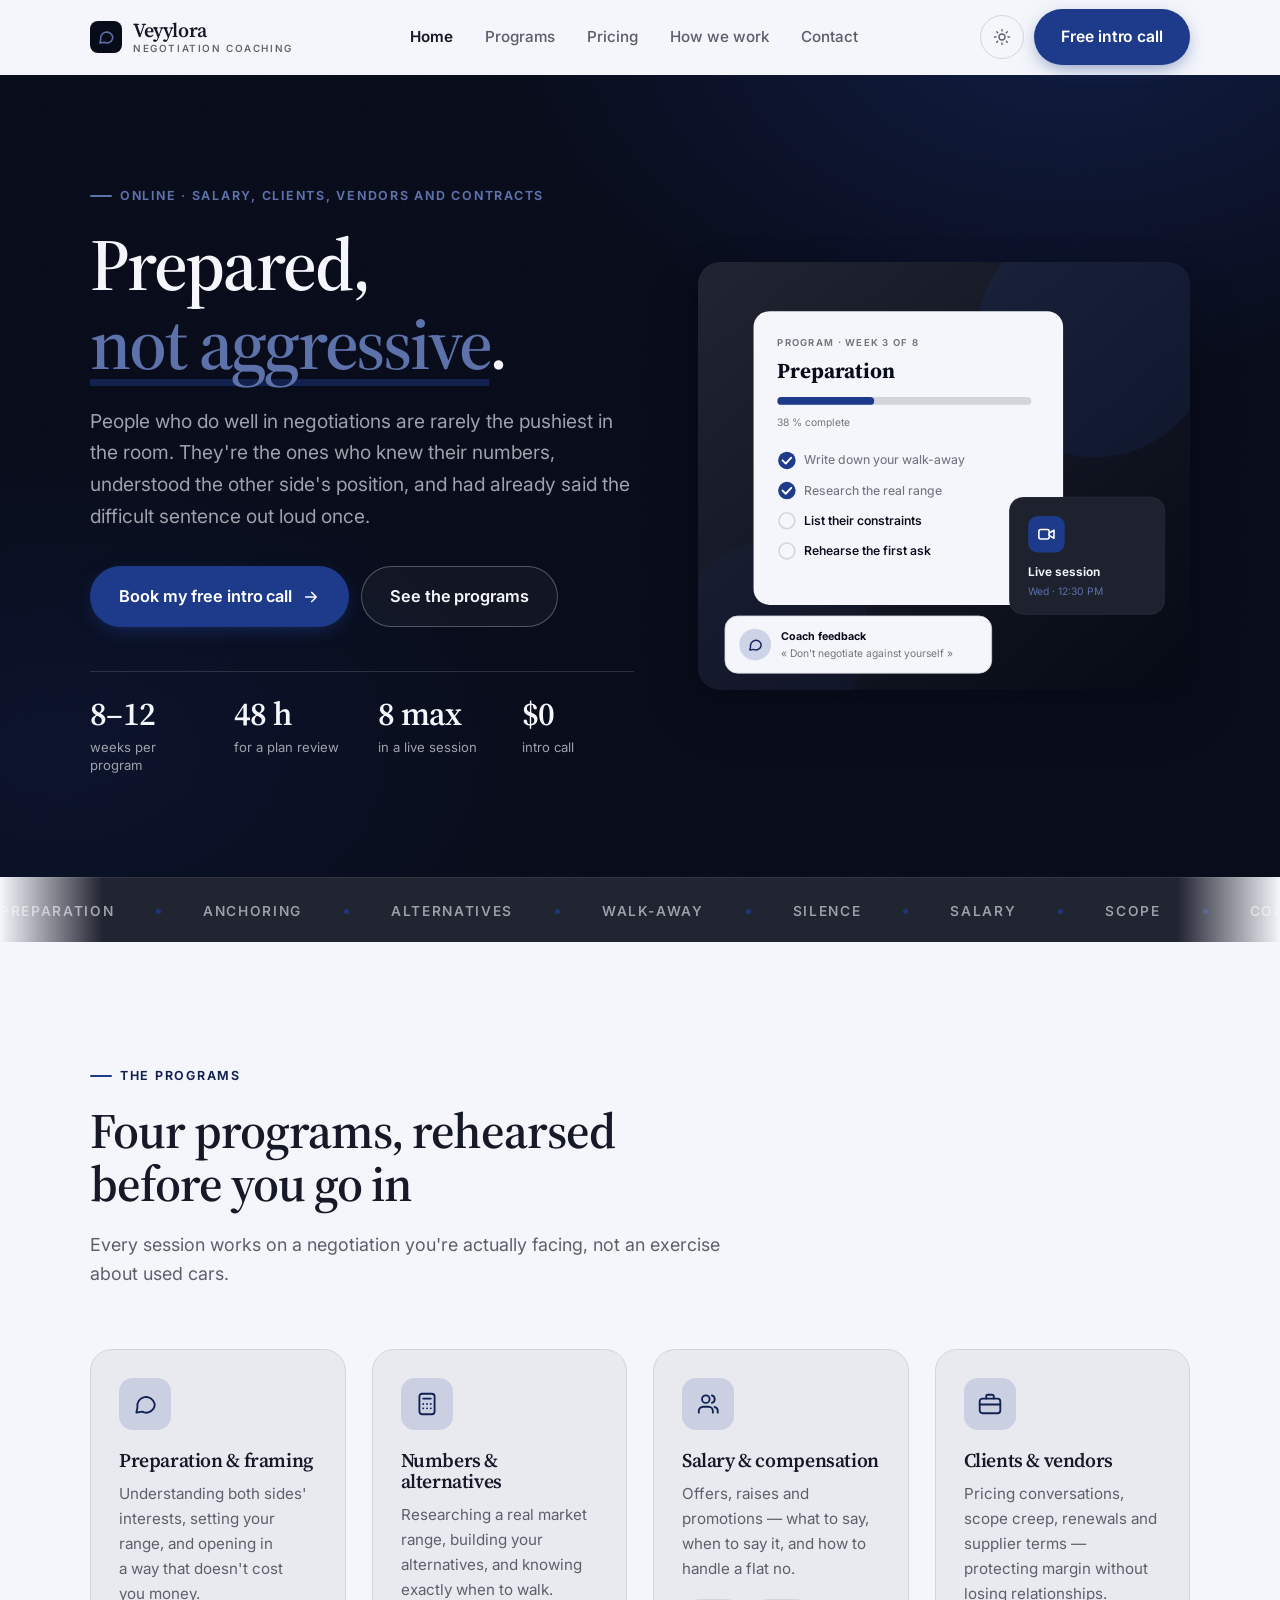
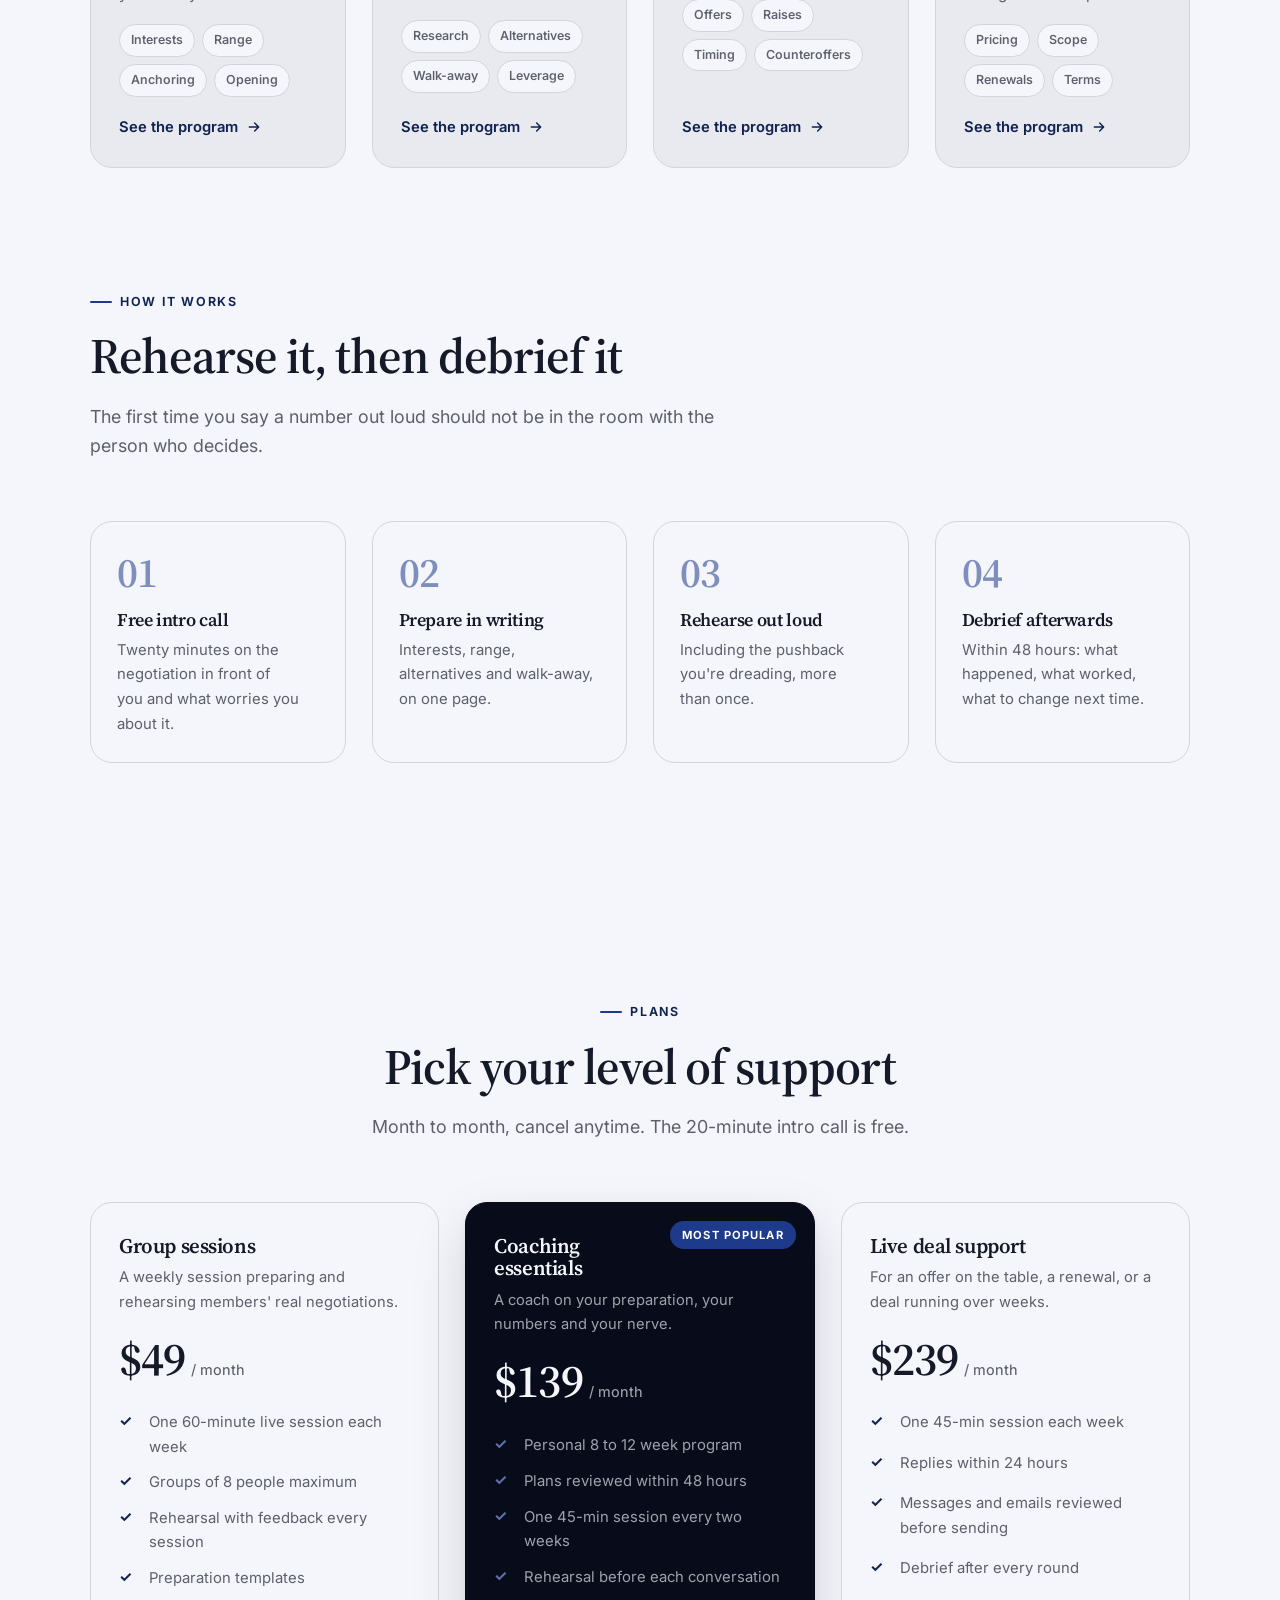
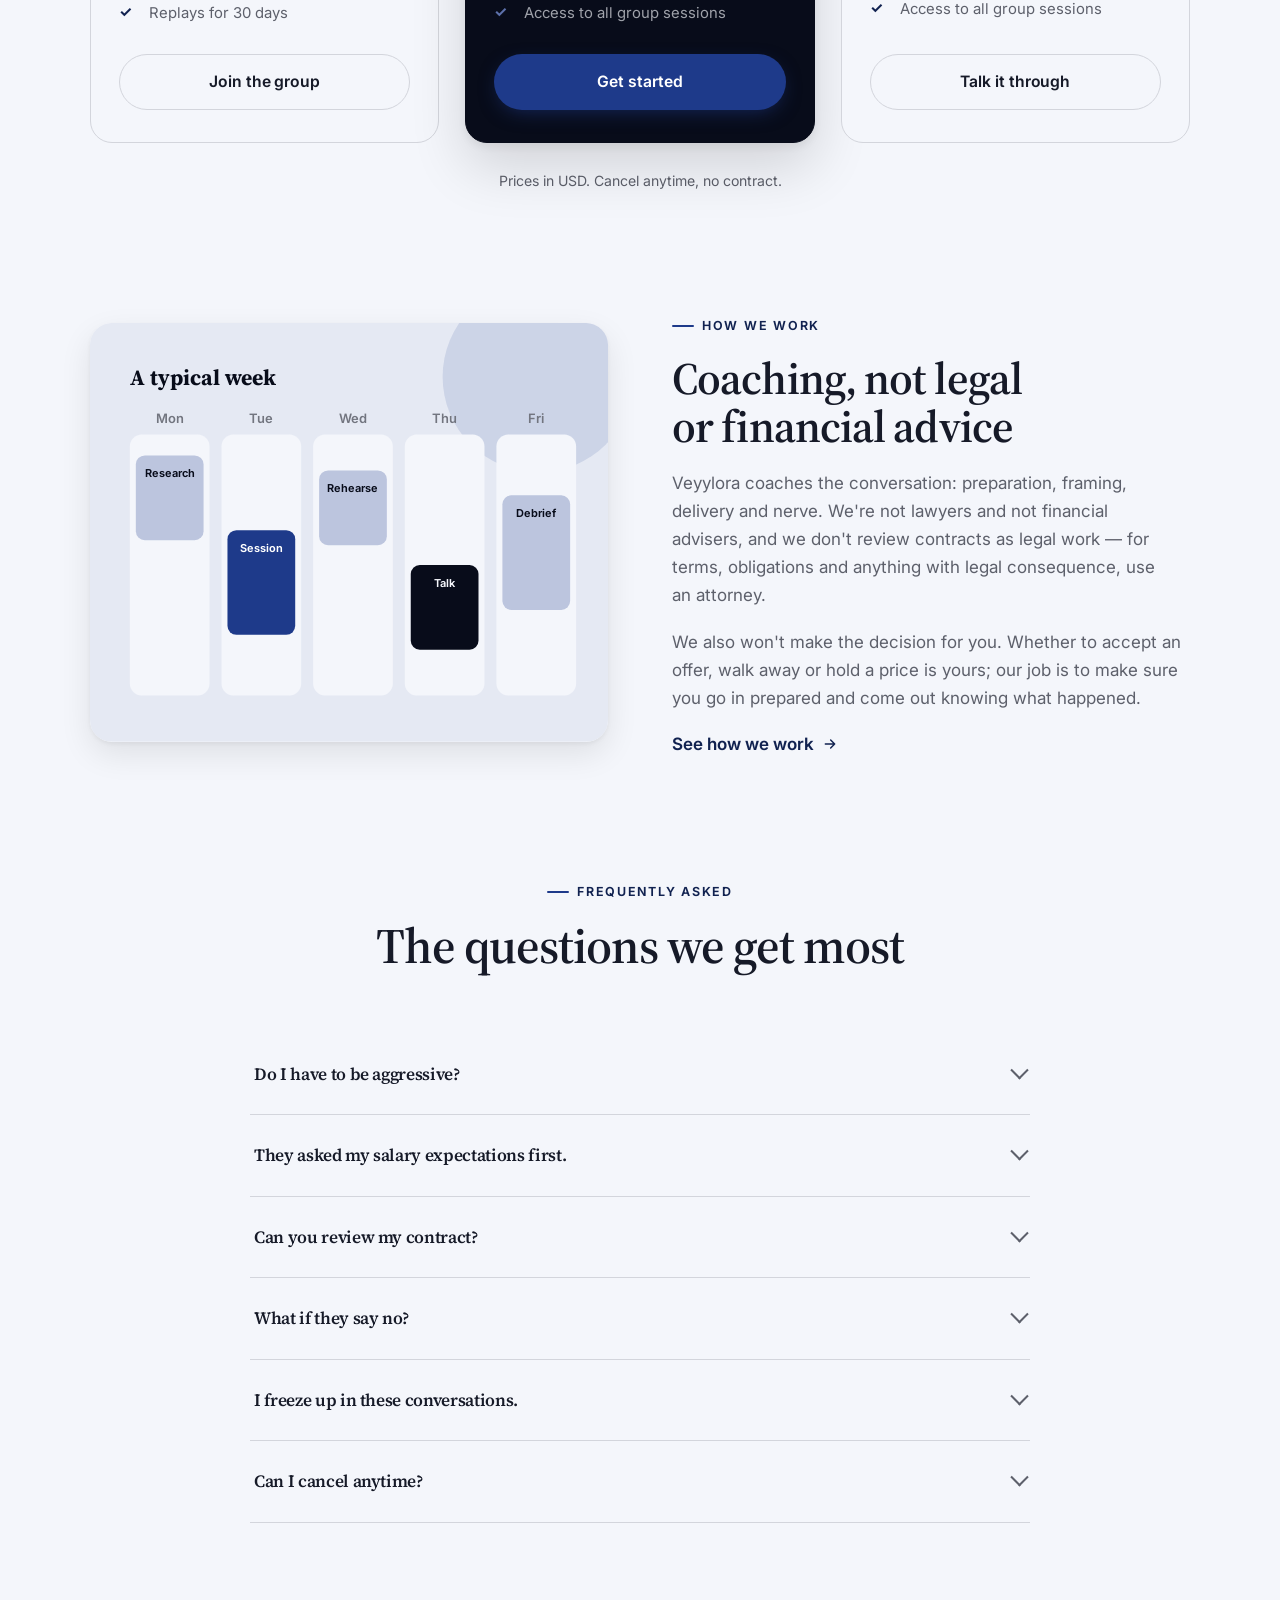
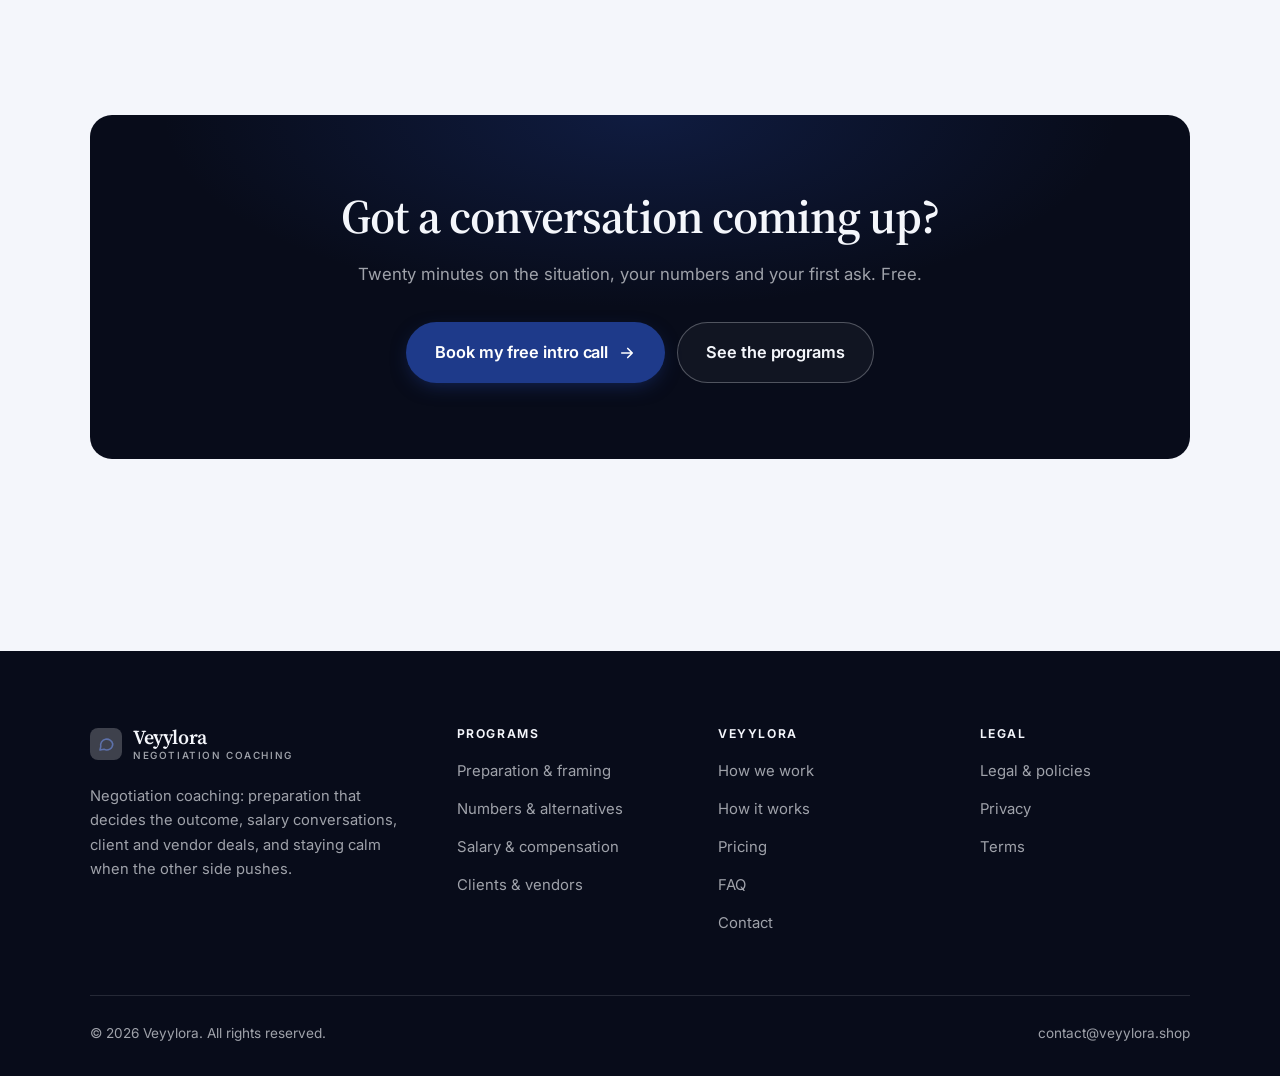
<file: index.html>
<!DOCTYPE html>
<html lang="en" class="no-js">
<head>
<meta charset="utf-8">
<meta name="viewport" content="width=device-width, initial-scale=1">
<title>Veyylora — Negotiation coaching: prepared, not aggressive</title>
<meta name="description" content="Online negotiation coaching: preparation and framing, knowing your numbers and alternatives, salary conversations, and client and vendor deals. Rehearsed before you go in.">
<link rel="canonical" href="https://veyylora.shop/">

<meta property="og:type" content="website">
<meta property="og:url" content="https://veyylora.shop/">
<meta property="og:site_name" content="Veyylora">
<meta property="og:locale" content="en_US">
<meta property="og:title" content="Veyylora — Negotiation coaching: prepared, not aggressive">
<meta property="og:description" content="Online negotiation coaching: preparation and framing, knowing your numbers and alternatives, salary conversations, and client and vendor deals. Rehearsed before you go in.">
<meta name="theme-color" content="#080c1a">

<link rel="icon" href="assets/img/favicon.svg" type="image/svg+xml">
<link rel="preconnect" href="https://fonts.googleapis.com">
<link rel="preconnect" href="https://fonts.gstatic.com" crossorigin>
<link rel="stylesheet" href="https://fonts.googleapis.com/css2?family=Source+Serif+4:opsz,wght@8..60,400..700&family=Inter:wght@400..700&display=swap">
<link rel="stylesheet" href="assets/css/style.css">

<!-- Thème appliqué avant le premier rendu (évite le flash) -->
<script>
document.documentElement.classList.remove('no-js');
(function(){try{var t=localStorage.getItem('site-theme');if(t){document.documentElement.setAttribute('data-theme',t);}}catch(e){}})();
</script>
<script type="application/ld+json">
{
  "@context": "https://schema.org",
  "@type": "Organization",
  "name": "Veyylora",
  "url": "https://veyylora.shop/",
  "email": "contact@veyylora.shop",
  "description": "Online negotiation coaching: preparation and framing, knowing your numbers and alternatives, salary conversations, and client and vendor deals. Rehearsed before you go in.",
  "areaServed": "US",
  "knowsLanguage": "en"
}
</script>
</head>

<body>
<a class="skip-link" href="#main">Skip to main content</a>

<header class="site-header">
  <nav class="wrap nav" aria-label="Main navigation">
    <a class="brand" href="index.html">
      <svg class="brand__mark" viewBox="0 0 64 64" aria-hidden="true">
        <rect class="bm-bg" width="64" height="64" rx="16"/>
        <g class="bm-ic" transform="translate(14 14) scale(1.5)" fill="none" stroke-width="2.1" stroke-linecap="round" stroke-linejoin="round"><path d="M21 12a8 8 0 0 1-11.6 7.1L4 20l1-4.6A8 8 0 1 1 21 12z"/></g>
      </svg>
      <span>Veyylora<span class="brand__sub">Negotiation coaching</span></span>
    </a>

    <ul class="nav__links" id="nav-links">
      <li><a href="index.html" aria-current="page">Home</a></li>
      <li><a href="programs.html">Programs</a></li>
      <li><a href="index.html#pricing">Pricing</a></li>
      <li><a href="about.html">How we work</a></li>
      <li><a href="contact.html">Contact</a></li>
      <li><a class="btn btn--primary" href="contact.html">Free intro call</a></li>
    </ul>

    <div class="nav__cta">
      <button class="theme-toggle" type="button" aria-label="Switch to dark theme">
        <svg class="icon-sun" viewBox="0 0 24 24" fill="none" stroke="currentColor" stroke-width="1.8" stroke-linecap="round" aria-hidden="true"><circle cx="12" cy="12" r="4"/><path d="M12 2v2m0 16v2M2 12h2m16 0h2M4.9 4.9l1.4 1.4m11.4 11.4 1.4 1.4M19.1 4.9l-1.4 1.4M6.3 17.7l-1.4 1.4"/></svg>
        <svg class="icon-moon" viewBox="0 0 24 24" fill="none" stroke="currentColor" stroke-width="1.8" stroke-linecap="round" stroke-linejoin="round" aria-hidden="true"><path d="M21 12.8A9 9 0 1 1 11.2 3a7 7 0 0 0 9.8 9.8z"/></svg>
      </button>
      <a class="btn btn--primary" href="contact.html">Free intro call</a>
      <button class="nav__toggle" type="button" aria-expanded="false" aria-controls="nav-links" aria-label="Open menu">
        <svg class="icon-open" viewBox="0 0 24 24" fill="none" stroke="currentColor" stroke-width="2" stroke-linecap="round" aria-hidden="true"><path d="M3 6h18M3 12h18M3 18h18"/></svg>
        <svg class="icon-close" viewBox="0 0 24 24" fill="none" stroke="currentColor" stroke-width="2" stroke-linecap="round" aria-hidden="true"><path d="M6 6l12 12M18 6L6 18"/></svg>
      </button>
    </div>
  </nav>
</header>

<main id="main">

<section class="hero">
  <div class="wrap hero__inner">
    <div>
      <span class="eyebrow hero__eyebrow">Online · Salary, clients, vendors and contracts</span>
      <h1>Prepared,<br> <em>not aggressive</em>.</h1>
      <p class="hero__lede">People who do well in negotiations are rarely the pushiest in the room. They're the ones who knew their numbers, understood the other side's position, and had already said the difficult sentence out loud once.</p>

      <div class="hero__actions">
        <a class="btn btn--primary btn--lg" href="contact.html">Book my free intro call <svg viewBox="0 0 24 24" fill="none" stroke="currentColor" stroke-width="2.2" stroke-linecap="round" stroke-linejoin="round" aria-hidden="true"><path d="M5 12h14M13 6l6 6-6 6"/></svg></a>
        <a class="btn btn--on-dark btn--lg" href="programs.html">See the programs</a>
      </div>

      <ul class="hero__proof">
        <li><span class="stat__num">8–12</span><span class="stat__label">weeks per program</span></li>
        <li><span class="stat__num">48 h</span><span class="stat__label">for a plan review</span></li>
        <li><span class="stat__num">8 max</span><span class="stat__label">in a live session</span></li>
        <li><span class="stat__num">$0</span><span class="stat__label">intro call</span></li>
      </ul>
    </div>

    <div class="hero__art">
      <svg viewBox="0 0 620 540" role="img" aria-label="A negotiation program in week 3 of 8, showing this week's preparation, the next live session and coach feedback.">
        <defs>
          <linearGradient id="hbg" x1="0" y1="0" x2="1" y2="1">
            <stop offset="0" stop-color="#212431"/><stop offset="1" stop-color="#060a15"/>
          </linearGradient>
        </defs>
        <rect width="620" height="540" rx="22" fill="url(#hbg)"/>
        <circle cx="500" cy="96" r="150" fill="#1e3a8a" opacity=".16"/>
        <circle cx="96" cy="470" r="120" fill="#1e3a8a" opacity=".08"/>

        <g style="font-family: var(--font-body)">
          <!-- Carte programme -->
          <rect x="70" y="62" width="390" height="370" rx="20" fill="#f4f6fb"/>
          <text x="100" y="106" font-size="12" font-weight="650" letter-spacing="1.6" fill="#72757f">PROGRAM · WEEK 3 OF 8</text>
          <text x="100" y="146" font-size="27" font-weight="700" fill="#080c1a" style="font-family: var(--font-display)">Preparation</text>
          <rect x="100" y="170" width="320" height="10" rx="5" fill="#d3d5dc"/>
          <rect x="100" y="170" width="122" height="10" rx="5" fill="#1e3a8a"/>
          <text x="100" y="206" font-size="13" fill="#72757f">38 % complete</text>
          <circle cx="112" cy="250" r="11" fill="#1e3a8a"/><path d="M106.5 250l4 4 7-7.5" fill="none" stroke="#ffffff" stroke-width="2.4" stroke-linecap="round" stroke-linejoin="round"/><text x="134" y="255" font-size="15.5" fill="#72757f" font-weight="450">Write down your walk-away</text>
          <circle cx="112" cy="288" r="11" fill="#1e3a8a"/><path d="M106.5 288l4 4 7-7.5" fill="none" stroke="#ffffff" stroke-width="2.4" stroke-linecap="round" stroke-linejoin="round"/><text x="134" y="293" font-size="15.5" fill="#72757f" font-weight="450">Research the real range</text>
          <circle cx="112" cy="326" r="10" fill="none" stroke="#d3d5dc" stroke-width="2"/><text x="134" y="331" font-size="15.5" fill="#080c1a" font-weight="560">List their constraints</text>
          <circle cx="112" cy="364" r="10" fill="none" stroke="#d3d5dc" stroke-width="2"/><text x="134" y="369" font-size="15.5" fill="#080c1a" font-weight="560">Rehearse the first ask</text>

          <!-- Carte séance -->
          <rect x="392" y="296" width="196" height="148" rx="18" fill="#1e222f" stroke="#ffffff" stroke-opacity=".08"/>
          <rect x="416" y="320" width="46" height="46" rx="12" fill="#1e3a8a"/>
          <g transform="translate(427 331)" fill="none" stroke="#ffffff" color="#ffffff" stroke-width="2" stroke-linecap="round" stroke-linejoin="round"><rect x="2.5" y="6" width="13" height="12" rx="2.5"/><path d="M15.5 10.5 21.5 7v10l-6-3.5z"/></g>
          <text x="416" y="396" font-size="15" font-weight="650" fill="#f4f6fb">Live session</text>
          <text x="416" y="420" font-size="13" fill="#5d71ab">Wed · 12:30 PM</text>

          <!-- Retour du coach -->
          <rect x="34" y="446" width="336" height="72" rx="16" fill="#f4f6fb" stroke="#d3d5dc"/>
          <circle cx="72" cy="482" r="20" fill="#cdd4e7"/>
          <g transform="translate(62 472) scale(.84)" fill="none" stroke="#14265a" stroke-width="2.2" stroke-linecap="round" stroke-linejoin="round"><path d="M21 12a8 8 0 0 1-11.6 7.1L4 20l1-4.6A8 8 0 1 1 21 12z"/></g>
          <text x="104" y="476" font-size="13.5" font-weight="700" fill="#080c1a">Coach feedback</text>
          <text x="104" y="498" font-size="13" fill="#72757f">« Don't negotiate against yourself »</text>
        </g>
      </svg>
    </div>
  </div>
</section>

<div class="marquee" aria-hidden="true">
  <div class="marquee__track"><span>Preparation</span><span>Anchoring</span><span>Alternatives</span><span>Walk-away</span><span>Silence</span><span>Salary</span><span>Scope</span><span>Concessions</span><span>Framing</span><span>Debriefs</span><span>Preparation</span><span>Anchoring</span><span>Alternatives</span><span>Walk-away</span><span>Silence</span><span>Salary</span><span>Scope</span><span>Concessions</span><span>Framing</span><span>Debriefs</span></div>
</div>

<section class="section wrap" id="programs">
  <div class="section-head reveal">
    <span class="eyebrow">The programs</span>
    <h2>Four programs, rehearsed before you go in</h2>
    <p>Every session works on a negotiation you're actually facing, not an exercise about used cars.</p>
  </div>
  <div class="grid grid--4 reveal-group">
    <a class="card" href="programs.html#prep">
      <div class="card__icon"><svg viewBox="0 0 24 24" fill="none" stroke="currentColor" stroke-width="1.7" stroke-linecap="round" stroke-linejoin="round" aria-hidden="true"><path d="M21 12a8 8 0 0 1-11.6 7.1L4 20l1-4.6A8 8 0 1 1 21 12z"/></svg></div>
      <h3>Preparation &amp; framing</h3>
      <p>Understanding both sides' interests, setting your range, and opening in a way that doesn't cost you money.</p>
      <ul class="tags"><li>Interests</li><li>Range</li><li>Anchoring</li><li>Opening</li></ul>
      <span class="arrow-link">See the program <svg viewBox="0 0 24 24" fill="none" stroke="currentColor" stroke-width="2.2" stroke-linecap="round" stroke-linejoin="round" aria-hidden="true"><path d="M5 12h14M13 6l6 6-6 6"/></svg></span>
    </a>
    <a class="card" href="programs.html#numbers">
      <div class="card__icon"><svg viewBox="0 0 24 24" fill="none" stroke="currentColor" stroke-width="1.7" stroke-linecap="round" stroke-linejoin="round" aria-hidden="true"><rect x="5" y="2.5" width="14" height="19" rx="2.5"/><path d="M8.5 7h7M8.5 12h.01M12 12h.01M15.5 12h.01M8.5 16h.01M12 16h.01M15.5 16h.01"/></svg></div>
      <h3>Numbers &amp; alternatives</h3>
      <p>Researching a real market range, building your alternatives, and knowing exactly when to walk.</p>
      <ul class="tags"><li>Research</li><li>Alternatives</li><li>Walk-away</li><li>Leverage</li></ul>
      <span class="arrow-link">See the program <svg viewBox="0 0 24 24" fill="none" stroke="currentColor" stroke-width="2.2" stroke-linecap="round" stroke-linejoin="round" aria-hidden="true"><path d="M5 12h14M13 6l6 6-6 6"/></svg></span>
    </a>
    <a class="card" href="programs.html#salary">
      <div class="card__icon"><svg viewBox="0 0 24 24" fill="none" stroke="currentColor" stroke-width="1.7" stroke-linecap="round" stroke-linejoin="round" aria-hidden="true"><path d="M16.5 20v-1.5a4 4 0 0 0-4-4h-5a4 4 0 0 0-4 4V20"/><circle cx="10" cy="7.5" r="3.5"/><path d="M21 20v-1.5a4 4 0 0 0-3-3.9M15.5 4.1a3.5 3.5 0 0 1 0 6.8"/></svg></div>
      <h3>Salary &amp; compensation</h3>
      <p>Offers, raises and promotions — what to say, when to say it, and how to handle a flat no.</p>
      <ul class="tags"><li>Offers</li><li>Raises</li><li>Timing</li><li>Counteroffers</li></ul>
      <span class="arrow-link">See the program <svg viewBox="0 0 24 24" fill="none" stroke="currentColor" stroke-width="2.2" stroke-linecap="round" stroke-linejoin="round" aria-hidden="true"><path d="M5 12h14M13 6l6 6-6 6"/></svg></span>
    </a>
    <a class="card" href="programs.html#deals">
      <div class="card__icon"><svg viewBox="0 0 24 24" fill="none" stroke="currentColor" stroke-width="1.7" stroke-linecap="round" stroke-linejoin="round" aria-hidden="true"><rect x="2.5" y="7" width="19" height="13.5" rx="2.5"/><path d="M8.5 7V5a1.5 1.5 0 0 1 1.5-1.5h4A1.5 1.5 0 0 1 15.5 5v2M2.5 12.5h19"/></svg></div>
      <h3>Clients &amp; vendors</h3>
      <p>Pricing conversations, scope creep, renewals and supplier terms — protecting margin without losing relationships.</p>
      <ul class="tags"><li>Pricing</li><li>Scope</li><li>Renewals</li><li>Terms</li></ul>
      <span class="arrow-link">See the program <svg viewBox="0 0 24 24" fill="none" stroke="currentColor" stroke-width="2.2" stroke-linecap="round" stroke-linejoin="round" aria-hidden="true"><path d="M5 12h14M13 6l6 6-6 6"/></svg></span>
    </a>
  </div>
</section>

<section class="section section--flush wrap" id="how-it-works">
  <div class="section-head reveal">
    <span class="eyebrow">How it works</span>
    <h2>Rehearse it, then debrief it</h2>
    <p>The first time you say a number out loud should not be in the room with the person who decides.</p>
  </div>
  <div class="grid grid--4 steps reveal-group">
    <article class="step">
      <h3>Free intro call</h3>
      <p>Twenty minutes on the negotiation in front of you and what worries you about it.</p>
    </article>
    <article class="step">
      <h3>Prepare in writing</h3>
      <p>Interests, range, alternatives and walk-away, on one page.</p>
    </article>
    <article class="step">
      <h3>Rehearse out loud</h3>
      <p>Including the pushback you're dreading, more than once.</p>
    </article>
    <article class="step">
      <h3>Debrief afterwards</h3>
      <p>Within 48 hours: what happened, what worked, what to change next time.</p>
    </article>
  </div>
</section>

<section class="section wrap" id="pricing">
  <div class="section-head section-head--center reveal">
    <span class="eyebrow">Plans</span>
    <h2>Pick your level of support</h2>
    <p>Month to month, cancel anytime. The 20-minute intro call is free.</p>
  </div>
  <div class="grid grid--3 plans reveal-group">
    <article class="plan">
      
      <h3>Group sessions</h3>
      <p class="plan__desc">A weekly session preparing and rehearsing members' real negotiations.</p>
      <p class="plan__price">$49<span class="plan__period">/ month</span></p>
      <ul class="plan__features">
        <li>One 60-minute live session each week</li>
        <li>Groups of 8 people maximum</li>
        <li>Rehearsal with feedback every session</li>
        <li>Preparation templates</li>
        <li>Replays for 30 days</li>
      </ul>
      <a class="btn btn--ghost btn--block" href="contact.html">Join the group</a>
    </article>
    <article class="plan plan--featured">
      <span class="plan__tag">Most popular</span>
      <h3>Coaching essentials</h3>
      <p class="plan__desc">A coach on your preparation, your numbers and your nerve.</p>
      <p class="plan__price">$139<span class="plan__period">/ month</span></p>
      <ul class="plan__features">
        <li>Personal 8 to 12 week program</li>
        <li>Plans reviewed within 48 hours</li>
        <li>One 45-min session every two weeks</li>
        <li>Rehearsal before each conversation</li>
        <li>Access to all group sessions</li>
      </ul>
      <a class="btn btn--primary btn--block" href="contact.html">Get started</a>
    </article>
    <article class="plan">
      
      <h3>Live deal support</h3>
      <p class="plan__desc">For an offer on the table, a renewal, or a deal running over weeks.</p>
      <p class="plan__price">$239<span class="plan__period">/ month</span></p>
      <ul class="plan__features">
        <li>One 45-min session each week</li>
        <li>Replies within 24 hours</li>
        <li>Messages and emails reviewed before sending</li>
        <li>Debrief after every round</li>
        <li>Access to all group sessions</li>
      </ul>
      <a class="btn btn--ghost btn--block" href="contact.html">Talk it through</a>
    </article>
  </div>
  <p class="plans-note">Prices in USD. Cancel anytime, no contract.</p>
</section>

<section class="section section--flush wrap">
  <div class="split reveal">
    <div class="split__art">
      <svg viewBox="0 0 520 420" role="img" aria-label="Example of a typical week: Research, Session, Rehearse, Talk, Debrief.">
        <rect width="520" height="420" rx="20" fill="#e5e9f3"/>
        <circle cx="450" cy="54" r="96" fill="#1e3a8a" opacity=".12"/>
        <g style="font-family: var(--font-body)">
        <text x="40" y="62" font-size="22" font-weight="700" fill="#080c1a" style="font-family: var(--font-display)">A typical week</text>
        <text x="80" y="100" text-anchor="middle" font-size="13" font-weight="600" fill="#72757f">Mon</text>
        <rect x="40" y="112" width="80" height="262" rx="12" fill="#f4f6fb"/>
        <rect x="46" y="133" width="68" height="85" rx="9" fill="#bcc5de"/>
        <text x="80" y="155" text-anchor="middle" font-size="11" font-weight="650" fill="#080c1a">Research</text>
        <text x="172" y="100" text-anchor="middle" font-size="13" font-weight="600" fill="#72757f">Tue</text>
        <rect x="132" y="112" width="80" height="262" rx="12" fill="#f4f6fb"/>
        <rect x="138" y="208" width="68" height="105" rx="9" fill="#1e3a8a"/>
        <text x="172" y="230" text-anchor="middle" font-size="11" font-weight="650" fill="#ffffff">Session</text>
        <text x="264" y="100" text-anchor="middle" font-size="13" font-weight="600" fill="#72757f">Wed</text>
        <rect x="224" y="112" width="80" height="262" rx="12" fill="#f4f6fb"/>
        <rect x="230" y="148" width="68" height="75" rx="9" fill="#bcc5de"/>
        <text x="264" y="170" text-anchor="middle" font-size="11" font-weight="650" fill="#080c1a">Rehearse</text>
        <text x="356" y="100" text-anchor="middle" font-size="13" font-weight="600" fill="#72757f">Thu</text>
        <rect x="316" y="112" width="80" height="262" rx="12" fill="#f4f6fb"/>
        <rect x="322" y="243" width="68" height="85" rx="9" fill="#080c1a"/>
        <text x="356" y="265" text-anchor="middle" font-size="11" font-weight="650" fill="#f4f6fb">Talk</text>
        <text x="448" y="100" text-anchor="middle" font-size="13" font-weight="600" fill="#72757f">Fri</text>
        <rect x="408" y="112" width="80" height="262" rx="12" fill="#f4f6fb"/>
        <rect x="414" y="173" width="68" height="115" rx="9" fill="#bcc5de"/>
        <text x="448" y="195" text-anchor="middle" font-size="11" font-weight="650" fill="#080c1a">Debrief</text>
        </g>
      </svg>
    </div>
    <div>
      <span class="eyebrow">How we work</span>
      <h2>Coaching, not legal or financial advice</h2>
      <p>Veyylora coaches the conversation: preparation, framing, delivery and nerve. We're not lawyers and not financial advisers, and we don't review contracts as legal work — for terms, obligations and anything with legal consequence, use an attorney.</p>
      <p>We also won't make the decision for you. Whether to accept an offer, walk away or hold a price is yours; our job is to make sure you go in prepared and come out knowing what happened.</p>
      <p><a class="arrow-link" href="about.html">See how we work <svg viewBox="0 0 24 24" fill="none" stroke="currentColor" stroke-width="2.2" stroke-linecap="round" stroke-linejoin="round" aria-hidden="true"><path d="M5 12h14M13 6l6 6-6 6"/></svg></a></p>
    </div>
  </div>
</section>

<section class="section section--flush wrap" id="faq">
  <div class="section-head section-head--center reveal">
    <span class="eyebrow">Frequently asked</span>
    <h2>The questions we get most</h2>
  </div>
  <div class="faq reveal">
    <details>
      <summary>Do I have to be aggressive?</summary>
      <p>No, and aggression usually costs money. Preparation, clear numbers and comfortable silence do far more work than pressure.</p>
    </details>
    <details>
      <summary>They asked my salary expectations first.</summary>
      <p>A specific situation with good answers depending on your state's laws and your position. We rehearse it, because improvising costs people thousands.</p>
    </details>
    <details>
      <summary>Can you review my contract?</summary>
      <p>Not as legal advice. We'll help you think about what to ask for and how to raise it; the terms themselves need an attorney.</p>
    </details>
    <details>
      <summary>What if they say no?</summary>
      <p>Often the real conversation starts there — what would need to change, by when, and what's negotiable besides money. That's a whole section of the salary program.</p>
    </details>
    <details>
      <summary>I freeze up in these conversations.</summary>
      <p>Rehearsal is the fix. Saying the number out loud a dozen times to a coach makes the real moment far less charged.</p>
    </details>
    <details>
      <summary>Can I cancel anytime?</summary>
      <p>Yes. No contract, no minimum term. Access stays open until the end of the month you already paid for.</p>
    </details>
  </div>
</section>

<section class="wrap section--tight">
  <div class="cta-band reveal">
    <h2>Got a conversation coming up?</h2>
    <p>Twenty minutes on the situation, your numbers and your first ask. Free.</p>
    <div class="hero__actions">
      <a class="btn btn--primary btn--lg" href="contact.html">Book my free intro call <svg viewBox="0 0 24 24" fill="none" stroke="currentColor" stroke-width="2.2" stroke-linecap="round" stroke-linejoin="round" aria-hidden="true"><path d="M5 12h14M13 6l6 6-6 6"/></svg></a>
      <a class="btn btn--on-dark btn--lg" href="programs.html">See the programs</a>
    </div>
  </div>
</section>

</main>

<footer class="site-footer">
  <div class="wrap">
    <div class="footer__grid">
      <div class="footer__brand">
        <a class="brand" href="index.html">
          <svg class="brand__mark" viewBox="0 0 64 64" aria-hidden="true">
        <rect class="bm-bg" width="64" height="64" rx="16"/>
        <g class="bm-ic" transform="translate(14 14) scale(1.5)" fill="none" stroke-width="2.1" stroke-linecap="round" stroke-linejoin="round"><path d="M21 12a8 8 0 0 1-11.6 7.1L4 20l1-4.6A8 8 0 1 1 21 12z"/></g>
      </svg>
          <span>Veyylora<span class="brand__sub">Negotiation coaching</span></span>
        </a>
        <p>Negotiation coaching: preparation that decides the outcome, salary conversations, client and vendor deals, and staying calm when the other side pushes.</p>
      </div>

      <div class="footer__col">
        <h4>Programs</h4>
        <ul>
          <li><a href="programs.html#prep">Preparation &amp; framing</a></li>
          <li><a href="programs.html#numbers">Numbers &amp; alternatives</a></li>
          <li><a href="programs.html#salary">Salary &amp; compensation</a></li>
          <li><a href="programs.html#deals">Clients &amp; vendors</a></li>
        </ul>
      </div>

      <div class="footer__col">
        <h4>Veyylora</h4>
        <ul>
          <li><a href="about.html">How we work</a></li>
          <li><a href="index.html#how-it-works">How it works</a></li>
          <li><a href="index.html#pricing">Pricing</a></li>
          <li><a href="index.html#faq">FAQ</a></li>
          <li><a href="contact.html">Contact</a></li>
        </ul>
      </div>

      <div class="footer__col">
        <h4>Legal</h4>
        <ul>
          <li><a href="legal.html">Legal &amp; policies</a></li>
          <li><a href="legal.html#privacy">Privacy</a></li>
          <li><a href="legal.html#terms">Terms</a></li>
        </ul>
      </div>
    </div>

    <div class="footer__bottom">
      <p>© <span data-year>2026</span> Veyylora. All rights reserved.</p>
      <p><a href="mailto:contact@veyylora.shop">contact@veyylora.shop</a></p>
    </div>
  </div>
</footer>

<script src="assets/js/main.js" defer></script>
</body>
</html>
</file>
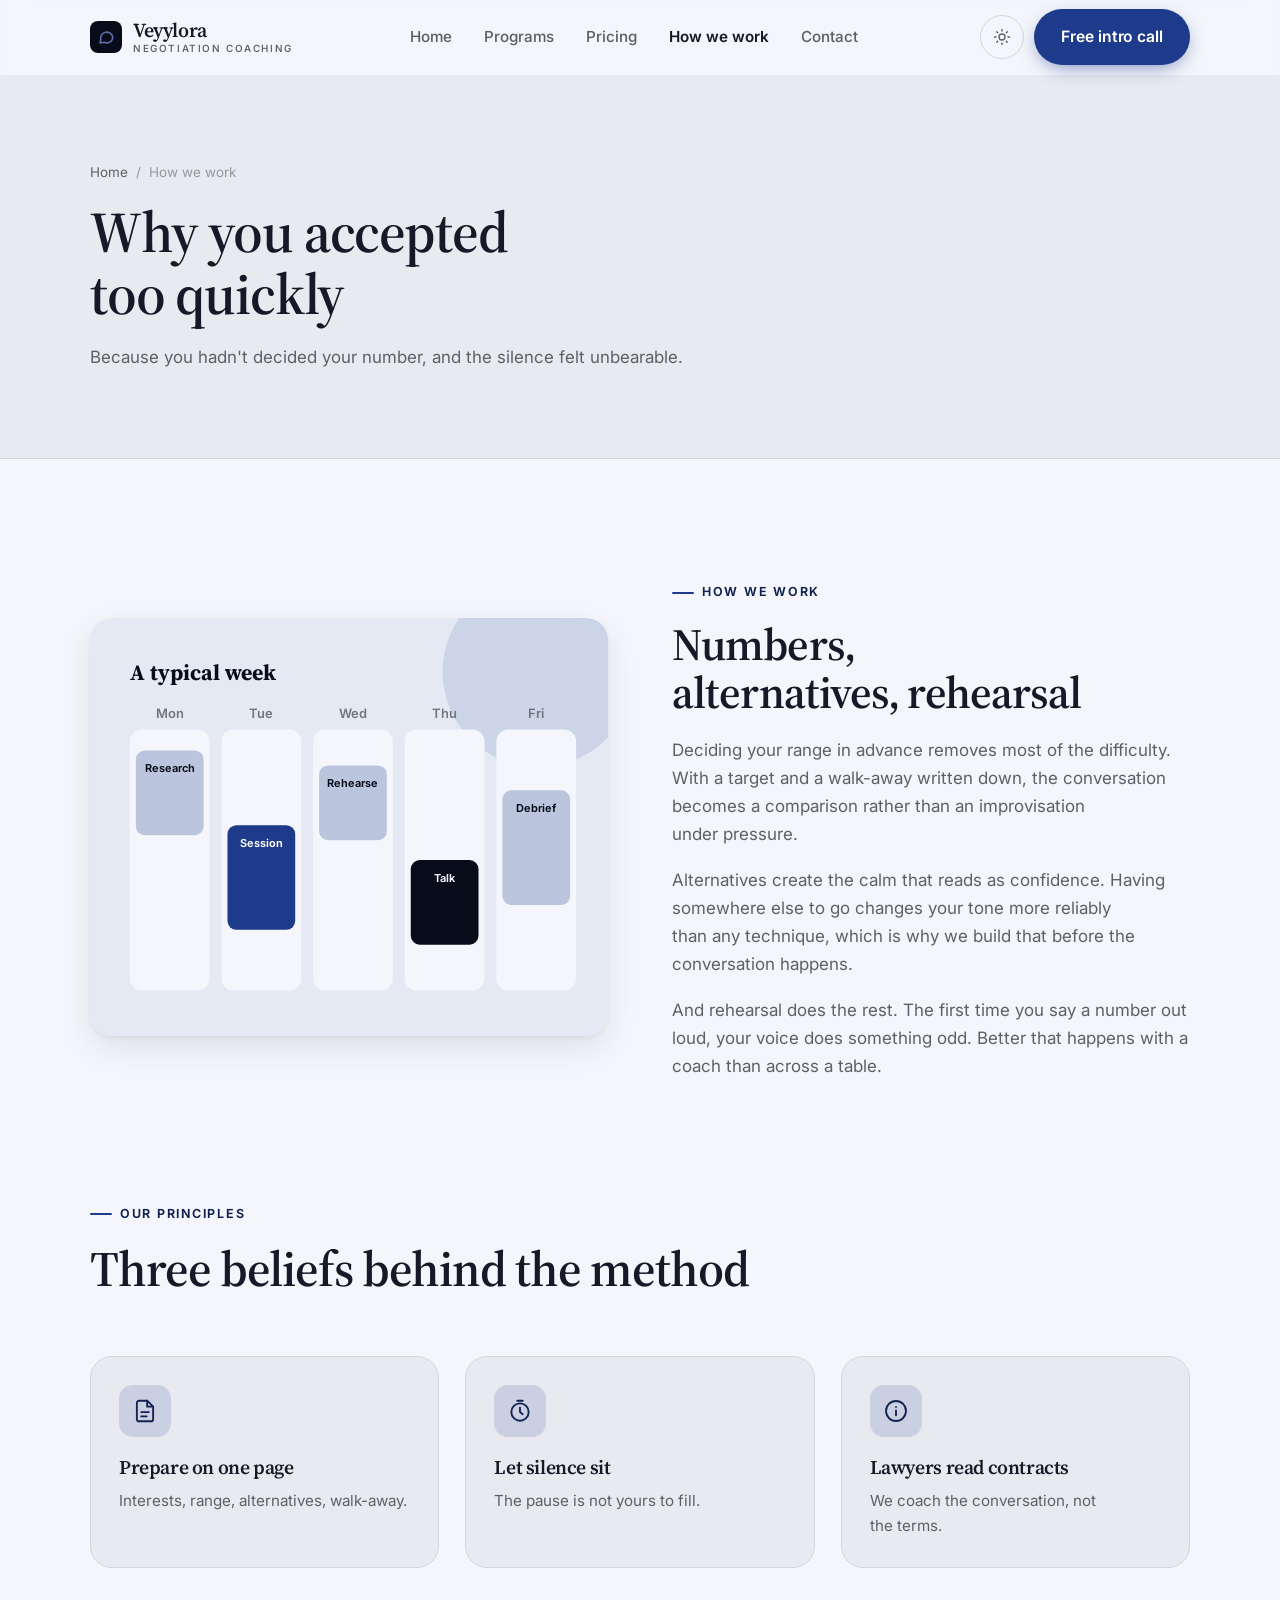
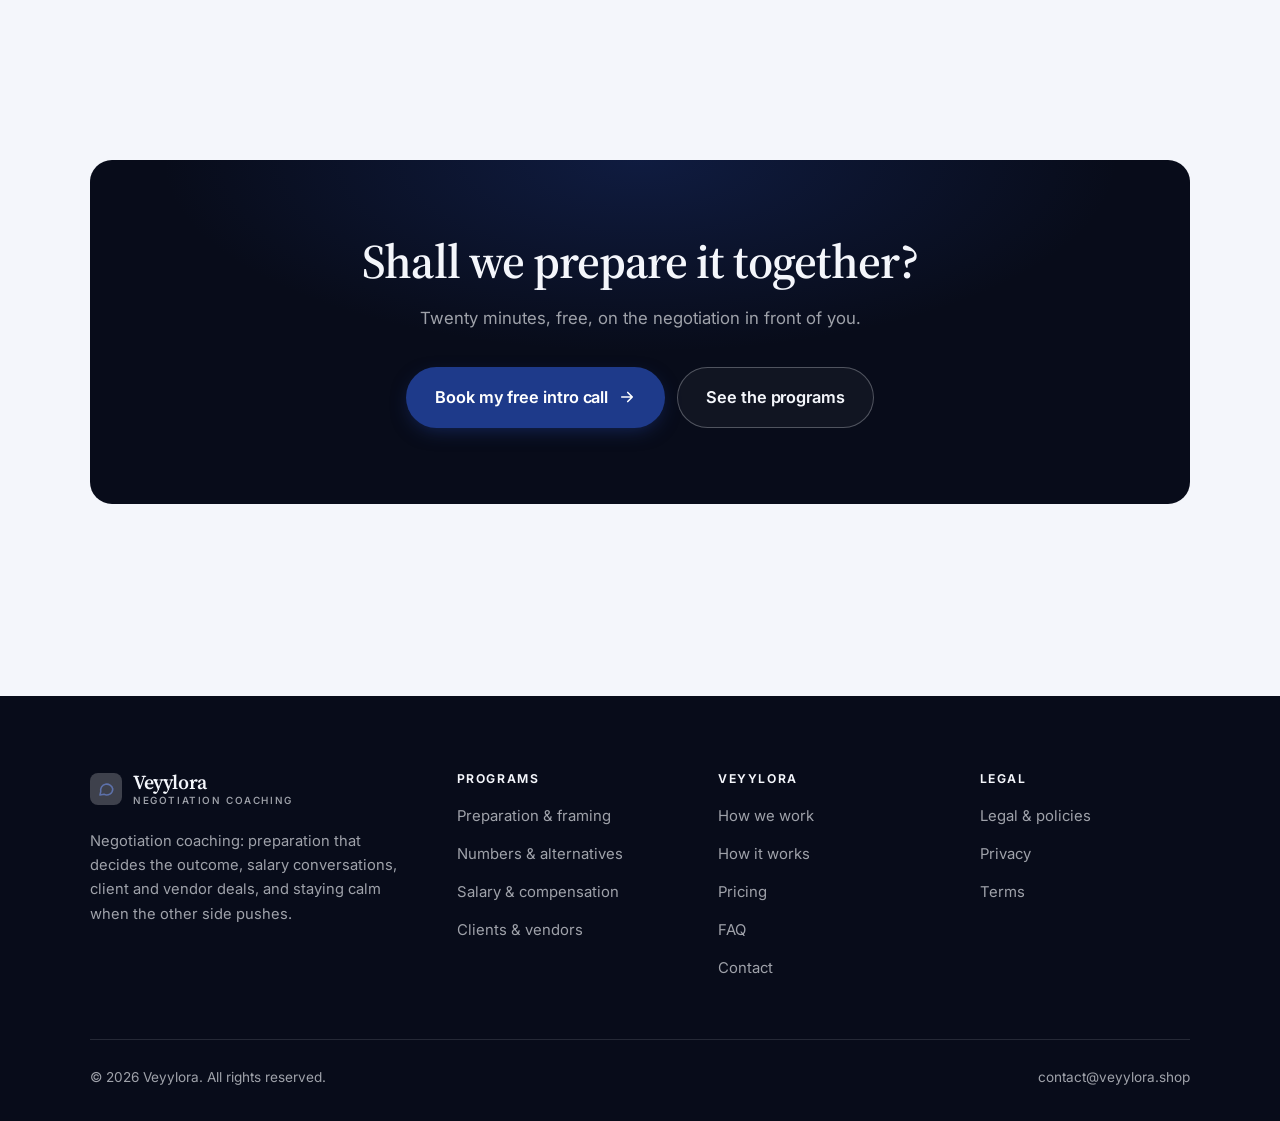
<file: about.html>
<!DOCTYPE html>
<html lang="en" class="no-js">
<head>
<meta charset="utf-8">
<meta name="viewport" content="width=device-width, initial-scale=1">
<title>How we work — Veyylora</title>
<meta name="description" content="Why negotiation is preparation rather than pressure, and what Veyylora does not advise on.">
<link rel="canonical" href="https://veyylora.shop/about.html">

<meta property="og:type" content="website">
<meta property="og:url" content="https://veyylora.shop/about.html">
<meta property="og:site_name" content="Veyylora">
<meta property="og:locale" content="en_US">
<meta property="og:title" content="How we work — Veyylora">
<meta property="og:description" content="Why negotiation is preparation rather than pressure, and what Veyylora does not advise on.">
<meta name="theme-color" content="#080c1a">

<link rel="icon" href="assets/img/favicon.svg" type="image/svg+xml">
<link rel="preconnect" href="https://fonts.googleapis.com">
<link rel="preconnect" href="https://fonts.gstatic.com" crossorigin>
<link rel="stylesheet" href="https://fonts.googleapis.com/css2?family=Source+Serif+4:opsz,wght@8..60,400..700&family=Inter:wght@400..700&display=swap">
<link rel="stylesheet" href="assets/css/style.css">

<!-- Thème appliqué avant le premier rendu (évite le flash) -->
<script>
document.documentElement.classList.remove('no-js');
(function(){try{var t=localStorage.getItem('site-theme');if(t){document.documentElement.setAttribute('data-theme',t);}}catch(e){}})();
</script>
</head>

<body>
<a class="skip-link" href="#main">Skip to main content</a>

<header class="site-header">
  <nav class="wrap nav" aria-label="Main navigation">
    <a class="brand" href="index.html">
      <svg class="brand__mark" viewBox="0 0 64 64" aria-hidden="true">
        <rect class="bm-bg" width="64" height="64" rx="16"/>
        <g class="bm-ic" transform="translate(14 14) scale(1.5)" fill="none" stroke-width="2.1" stroke-linecap="round" stroke-linejoin="round"><path d="M21 12a8 8 0 0 1-11.6 7.1L4 20l1-4.6A8 8 0 1 1 21 12z"/></g>
      </svg>
      <span>Veyylora<span class="brand__sub">Negotiation coaching</span></span>
    </a>

    <ul class="nav__links" id="nav-links">
      <li><a href="index.html">Home</a></li>
      <li><a href="programs.html">Programs</a></li>
      <li><a href="index.html#pricing">Pricing</a></li>
      <li><a href="about.html" aria-current="page">How we work</a></li>
      <li><a href="contact.html">Contact</a></li>
      <li><a class="btn btn--primary" href="contact.html">Free intro call</a></li>
    </ul>

    <div class="nav__cta">
      <button class="theme-toggle" type="button" aria-label="Switch to dark theme">
        <svg class="icon-sun" viewBox="0 0 24 24" fill="none" stroke="currentColor" stroke-width="1.8" stroke-linecap="round" aria-hidden="true"><circle cx="12" cy="12" r="4"/><path d="M12 2v2m0 16v2M2 12h2m16 0h2M4.9 4.9l1.4 1.4m11.4 11.4 1.4 1.4M19.1 4.9l-1.4 1.4M6.3 17.7l-1.4 1.4"/></svg>
        <svg class="icon-moon" viewBox="0 0 24 24" fill="none" stroke="currentColor" stroke-width="1.8" stroke-linecap="round" stroke-linejoin="round" aria-hidden="true"><path d="M21 12.8A9 9 0 1 1 11.2 3a7 7 0 0 0 9.8 9.8z"/></svg>
      </button>
      <a class="btn btn--primary" href="contact.html">Free intro call</a>
      <button class="nav__toggle" type="button" aria-expanded="false" aria-controls="nav-links" aria-label="Open menu">
        <svg class="icon-open" viewBox="0 0 24 24" fill="none" stroke="currentColor" stroke-width="2" stroke-linecap="round" aria-hidden="true"><path d="M3 6h18M3 12h18M3 18h18"/></svg>
        <svg class="icon-close" viewBox="0 0 24 24" fill="none" stroke="currentColor" stroke-width="2" stroke-linecap="round" aria-hidden="true"><path d="M6 6l12 12M18 6L6 18"/></svg>
      </button>
    </div>
  </nav>
</header>

<main id="main">

<section class="page-head">
  <div class="wrap">
    <nav class="breadcrumb" aria-label="Breadcrumb">
      <a href="index.html">Home</a><span>/</span><span aria-current="page">How we work</span>
    </nav>
    <h1>Why you accepted too quickly</h1>
    <p>Because you hadn't decided your number, and the silence felt unbearable.</p>
  </div>
</section>

<section class="section wrap">
  <div class="split reveal">
    <div class="split__art">
      <svg viewBox="0 0 520 420" role="img" aria-label="Example of a typical week: Research, Session, Rehearse, Talk, Debrief.">
        <rect width="520" height="420" rx="20" fill="#e5e9f3"/>
        <circle cx="450" cy="54" r="96" fill="#1e3a8a" opacity=".12"/>
        <g style="font-family: var(--font-body)">
        <text x="40" y="62" font-size="22" font-weight="700" fill="#080c1a" style="font-family: var(--font-display)">A typical week</text>
        <text x="80" y="100" text-anchor="middle" font-size="13" font-weight="600" fill="#72757f">Mon</text>
        <rect x="40" y="112" width="80" height="262" rx="12" fill="#f4f6fb"/>
        <rect x="46" y="133" width="68" height="85" rx="9" fill="#bcc5de"/>
        <text x="80" y="155" text-anchor="middle" font-size="11" font-weight="650" fill="#080c1a">Research</text>
        <text x="172" y="100" text-anchor="middle" font-size="13" font-weight="600" fill="#72757f">Tue</text>
        <rect x="132" y="112" width="80" height="262" rx="12" fill="#f4f6fb"/>
        <rect x="138" y="208" width="68" height="105" rx="9" fill="#1e3a8a"/>
        <text x="172" y="230" text-anchor="middle" font-size="11" font-weight="650" fill="#ffffff">Session</text>
        <text x="264" y="100" text-anchor="middle" font-size="13" font-weight="600" fill="#72757f">Wed</text>
        <rect x="224" y="112" width="80" height="262" rx="12" fill="#f4f6fb"/>
        <rect x="230" y="148" width="68" height="75" rx="9" fill="#bcc5de"/>
        <text x="264" y="170" text-anchor="middle" font-size="11" font-weight="650" fill="#080c1a">Rehearse</text>
        <text x="356" y="100" text-anchor="middle" font-size="13" font-weight="600" fill="#72757f">Thu</text>
        <rect x="316" y="112" width="80" height="262" rx="12" fill="#f4f6fb"/>
        <rect x="322" y="243" width="68" height="85" rx="9" fill="#080c1a"/>
        <text x="356" y="265" text-anchor="middle" font-size="11" font-weight="650" fill="#f4f6fb">Talk</text>
        <text x="448" y="100" text-anchor="middle" font-size="13" font-weight="600" fill="#72757f">Fri</text>
        <rect x="408" y="112" width="80" height="262" rx="12" fill="#f4f6fb"/>
        <rect x="414" y="173" width="68" height="115" rx="9" fill="#bcc5de"/>
        <text x="448" y="195" text-anchor="middle" font-size="11" font-weight="650" fill="#080c1a">Debrief</text>
        </g>
      </svg>
    </div>
    <div>
      <span class="eyebrow">How we work</span>
      <h2>Numbers, alternatives, rehearsal</h2>
      <p>Deciding your range in advance removes most of the difficulty. With a target and a walk-away written down, the conversation becomes a comparison rather than an improvisation under pressure.</p>
      <p>Alternatives create the calm that reads as confidence. Having somewhere else to go changes your tone more reliably than any technique, which is why we build that before the conversation happens.</p>
      <p>And rehearsal does the rest. The first time you say a number out loud, your voice does something odd. Better that happens with a coach than across a table.</p>
      <!--
        TO DO: add a short introduction of the coach (name, real background),
        with a photo if possible. Do not invent credentials — see README.md.
      -->
    </div>
  </div>
</section>

<section class="section section--flush wrap">
  <div class="section-head reveal">
    <span class="eyebrow">Our principles</span>
    <h2>Three beliefs behind the method</h2>
  </div>
  <div class="grid grid--3 reveal-group">
    <article class="card">
      <div class="card__icon"><svg viewBox="0 0 24 24" fill="none" stroke="currentColor" stroke-width="1.7" stroke-linecap="round" stroke-linejoin="round" aria-hidden="true"><path d="M14 2.5H6.5A2 2 0 0 0 4.5 4.5v15a2 2 0 0 0 2 2h11a2 2 0 0 0 2-2V8z"/><path d="M14 2.5V8h5.5M8.5 13h7M8.5 17h5"/></svg></div>
      <h3>Prepare on one page</h3>
      <p>Interests, range, alternatives, walk-away.</p>
    </article>
    <article class="card">
      <div class="card__icon"><svg viewBox="0 0 24 24" fill="none" stroke="currentColor" stroke-width="1.7" stroke-linecap="round" stroke-linejoin="round" aria-hidden="true"><circle cx="12" cy="13" r="8"/><path d="M12 9v4l2.5 2M9.5 2.5h5"/></svg></div>
      <h3>Let silence sit</h3>
      <p>The pause is not yours to fill.</p>
    </article>
    <article class="card">
      <div class="card__icon"><svg viewBox="0 0 24 24" fill="none" stroke="currentColor" stroke-width="1.7" stroke-linecap="round" stroke-linejoin="round" aria-hidden="true"><circle cx="12" cy="12" r="9.2"/><path d="M12 16v-4.5M12 8.2v.1"/></svg></div>
      <h3>Lawyers read contracts</h3>
      <p>We coach the conversation, not the terms.</p>
    </article>
  </div>
</section>

<section class="wrap section--tight">
  <div class="cta-band reveal">
    <h2>Shall we prepare it together?</h2>
    <p>Twenty minutes, free, on the negotiation in front of you.</p>
    <div class="hero__actions">
      <a class="btn btn--primary btn--lg" href="contact.html">Book my free intro call <svg viewBox="0 0 24 24" fill="none" stroke="currentColor" stroke-width="2.2" stroke-linecap="round" stroke-linejoin="round" aria-hidden="true"><path d="M5 12h14M13 6l6 6-6 6"/></svg></a>
      <a class="btn btn--on-dark btn--lg" href="programs.html">See the programs</a>
    </div>
  </div>
</section>

</main>

<footer class="site-footer">
  <div class="wrap">
    <div class="footer__grid">
      <div class="footer__brand">
        <a class="brand" href="index.html">
          <svg class="brand__mark" viewBox="0 0 64 64" aria-hidden="true">
        <rect class="bm-bg" width="64" height="64" rx="16"/>
        <g class="bm-ic" transform="translate(14 14) scale(1.5)" fill="none" stroke-width="2.1" stroke-linecap="round" stroke-linejoin="round"><path d="M21 12a8 8 0 0 1-11.6 7.1L4 20l1-4.6A8 8 0 1 1 21 12z"/></g>
      </svg>
          <span>Veyylora<span class="brand__sub">Negotiation coaching</span></span>
        </a>
        <p>Negotiation coaching: preparation that decides the outcome, salary conversations, client and vendor deals, and staying calm when the other side pushes.</p>
      </div>

      <div class="footer__col">
        <h4>Programs</h4>
        <ul>
          <li><a href="programs.html#prep">Preparation &amp; framing</a></li>
          <li><a href="programs.html#numbers">Numbers &amp; alternatives</a></li>
          <li><a href="programs.html#salary">Salary &amp; compensation</a></li>
          <li><a href="programs.html#deals">Clients &amp; vendors</a></li>
        </ul>
      </div>

      <div class="footer__col">
        <h4>Veyylora</h4>
        <ul>
          <li><a href="about.html">How we work</a></li>
          <li><a href="index.html#how-it-works">How it works</a></li>
          <li><a href="index.html#pricing">Pricing</a></li>
          <li><a href="index.html#faq">FAQ</a></li>
          <li><a href="contact.html">Contact</a></li>
        </ul>
      </div>

      <div class="footer__col">
        <h4>Legal</h4>
        <ul>
          <li><a href="legal.html">Legal &amp; policies</a></li>
          <li><a href="legal.html#privacy">Privacy</a></li>
          <li><a href="legal.html#terms">Terms</a></li>
        </ul>
      </div>
    </div>

    <div class="footer__bottom">
      <p>© <span data-year>2026</span> Veyylora. All rights reserved.</p>
      <p><a href="mailto:contact@veyylora.shop">contact@veyylora.shop</a></p>
    </div>
  </div>
</footer>

<script src="assets/js/main.js" defer></script>
</body>
</html>
</file>
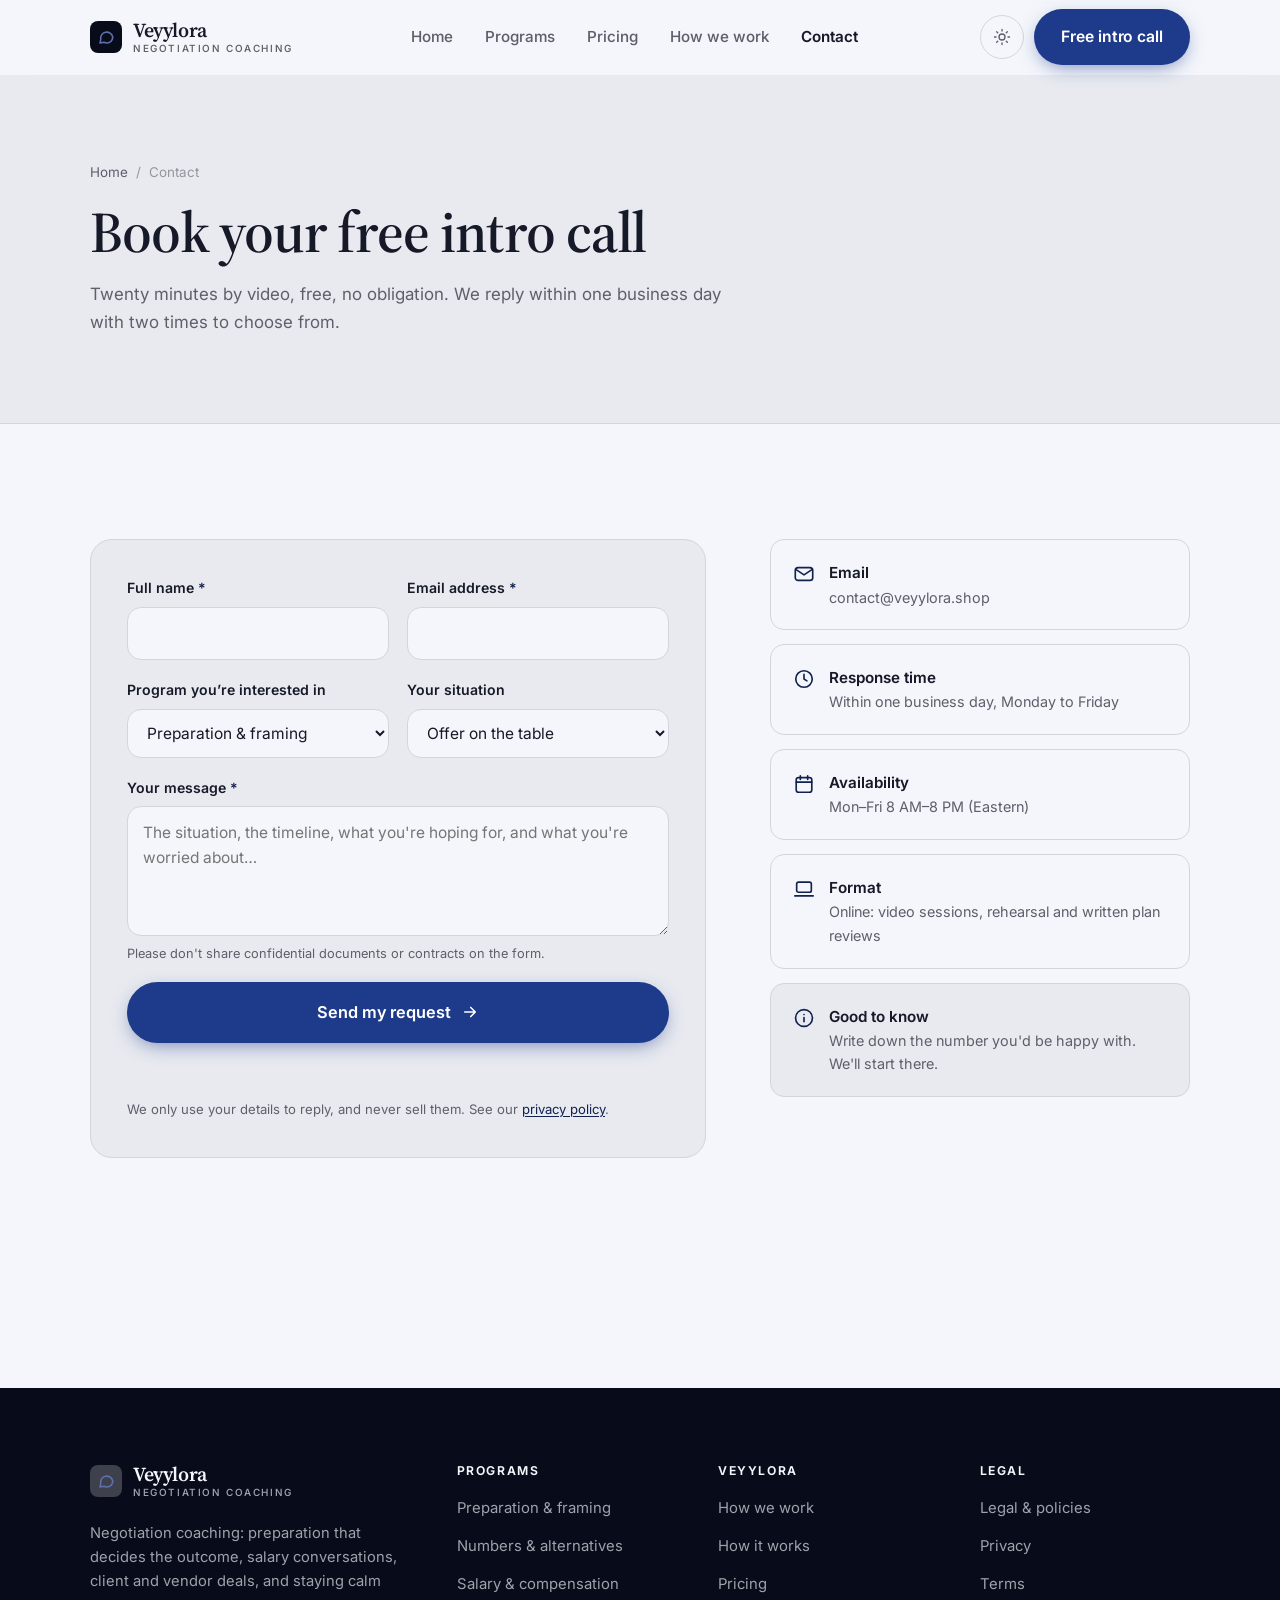
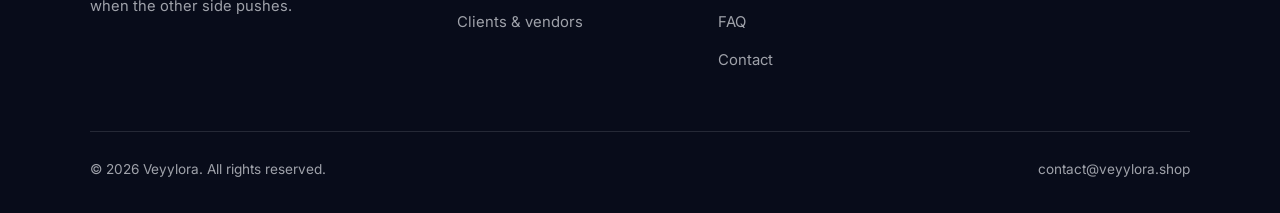
<file: contact.html>
<!DOCTYPE html>
<html lang="en" class="no-js">
<head>
<meta charset="utf-8">
<meta name="viewport" content="width=device-width, initial-scale=1">
<title>Contact — Veyylora</title>
<meta name="description" content="Book your free 20-minute intro call. We reply within one business day.">
<link rel="canonical" href="https://veyylora.shop/contact.html">

<meta property="og:type" content="website">
<meta property="og:url" content="https://veyylora.shop/contact.html">
<meta property="og:site_name" content="Veyylora">
<meta property="og:locale" content="en_US">
<meta property="og:title" content="Contact — Veyylora">
<meta property="og:description" content="Book your free 20-minute intro call. We reply within one business day.">
<meta name="theme-color" content="#080c1a">

<link rel="icon" href="assets/img/favicon.svg" type="image/svg+xml">
<link rel="preconnect" href="https://fonts.googleapis.com">
<link rel="preconnect" href="https://fonts.gstatic.com" crossorigin>
<link rel="stylesheet" href="https://fonts.googleapis.com/css2?family=Source+Serif+4:opsz,wght@8..60,400..700&family=Inter:wght@400..700&display=swap">
<link rel="stylesheet" href="assets/css/style.css">

<!-- Thème appliqué avant le premier rendu (évite le flash) -->
<script>
document.documentElement.classList.remove('no-js');
(function(){try{var t=localStorage.getItem('site-theme');if(t){document.documentElement.setAttribute('data-theme',t);}}catch(e){}})();
</script>
</head>

<body>
<a class="skip-link" href="#main">Skip to main content</a>

<header class="site-header">
  <nav class="wrap nav" aria-label="Main navigation">
    <a class="brand" href="index.html">
      <svg class="brand__mark" viewBox="0 0 64 64" aria-hidden="true">
        <rect class="bm-bg" width="64" height="64" rx="16"/>
        <g class="bm-ic" transform="translate(14 14) scale(1.5)" fill="none" stroke-width="2.1" stroke-linecap="round" stroke-linejoin="round"><path d="M21 12a8 8 0 0 1-11.6 7.1L4 20l1-4.6A8 8 0 1 1 21 12z"/></g>
      </svg>
      <span>Veyylora<span class="brand__sub">Negotiation coaching</span></span>
    </a>

    <ul class="nav__links" id="nav-links">
      <li><a href="index.html">Home</a></li>
      <li><a href="programs.html">Programs</a></li>
      <li><a href="index.html#pricing">Pricing</a></li>
      <li><a href="about.html">How we work</a></li>
      <li><a href="contact.html" aria-current="page">Contact</a></li>
      <li><a class="btn btn--primary" href="contact.html">Free intro call</a></li>
    </ul>

    <div class="nav__cta">
      <button class="theme-toggle" type="button" aria-label="Switch to dark theme">
        <svg class="icon-sun" viewBox="0 0 24 24" fill="none" stroke="currentColor" stroke-width="1.8" stroke-linecap="round" aria-hidden="true"><circle cx="12" cy="12" r="4"/><path d="M12 2v2m0 16v2M2 12h2m16 0h2M4.9 4.9l1.4 1.4m11.4 11.4 1.4 1.4M19.1 4.9l-1.4 1.4M6.3 17.7l-1.4 1.4"/></svg>
        <svg class="icon-moon" viewBox="0 0 24 24" fill="none" stroke="currentColor" stroke-width="1.8" stroke-linecap="round" stroke-linejoin="round" aria-hidden="true"><path d="M21 12.8A9 9 0 1 1 11.2 3a7 7 0 0 0 9.8 9.8z"/></svg>
      </button>
      <a class="btn btn--primary" href="contact.html">Free intro call</a>
      <button class="nav__toggle" type="button" aria-expanded="false" aria-controls="nav-links" aria-label="Open menu">
        <svg class="icon-open" viewBox="0 0 24 24" fill="none" stroke="currentColor" stroke-width="2" stroke-linecap="round" aria-hidden="true"><path d="M3 6h18M3 12h18M3 18h18"/></svg>
        <svg class="icon-close" viewBox="0 0 24 24" fill="none" stroke="currentColor" stroke-width="2" stroke-linecap="round" aria-hidden="true"><path d="M6 6l12 12M18 6L6 18"/></svg>
      </button>
    </div>
  </nav>
</header>

<main id="main">

<section class="page-head">
  <div class="wrap">
    <nav class="breadcrumb" aria-label="Breadcrumb">
      <a href="index.html">Home</a><span>/</span><span aria-current="page">Contact</span>
    </nav>
    <h1>Book your free intro call</h1>
    <p>Twenty minutes by video, free, no obligation. We reply within one business day with two times to choose from.</p>
  </div>
</section>

<section class="section wrap">
  <div class="form-layout">

    <!--
      FORM: the action attribute holds a placeholder id. Create a free form at
      https://formspree.io and replace VOTRE_ID_FORMSPREE. Until then, the button
      opens the visitor's email app with a pre-filled message to contact@veyylora.shop.
    -->
    <form class="form" id="contact-form" action="https://formspree.io/f/VOTRE_ID_FORMSPREE" method="POST"
          data-email="contact@veyylora.shop" data-subject="Intro call request"
          data-msg-mail="Your email app will open with the message ready to send." data-msg-sending="Sending…"
          data-msg-ok="Thanks! Your message is on its way. We reply within one business day." data-msg-err="Sending failed. Please email us directly at">
      <div class="form__row">
        <div class="field">
          <label for="nom">Full name <span class="req" aria-hidden="true">*</span></label>
          <input type="text" id="nom" name="nom" autocomplete="name" required>
        </div>
        <div class="field">
          <label for="email">Email address <span class="req" aria-hidden="true">*</span></label>
          <input type="email" id="email" name="email" autocomplete="email" required>
        </div>
      </div>

      <div class="form__row">
        <div class="field">
          <label for="programme">Program you’re interested in</label>
          <select id="programme" name="programme">
            <option>Preparation &amp; framing</option>
            <option>Numbers &amp; alternatives</option>
            <option>Salary &amp; compensation</option>
            <option>Clients &amp; vendors</option>
            <option>Not sure yet</option>
          </select>
        </div>
        <div class="field">
          <label for="niveau">Your situation</label>
          <select id="niveau" name="niveau">
            <option>Offer on the table</option>
            <option>Asking for a raise</option>
            <option>Pricing client work</option>
            <option>Vendor or supplier terms</option>
          </select>
        </div>
      </div>

      <div class="field">
        <label for="message">Your message <span class="req" aria-hidden="true">*</span></label>
        <textarea id="message" name="message" required placeholder="The situation, the timeline, what you're hoping for, and what you're worried about…"></textarea>
        <span class="field__hint">Please don't share confidential documents or contracts on the form.</span>
      </div>

      <!-- Bot trap: hidden from humans -->
      <div class="visually-hidden" aria-hidden="true">
        <label for="site-web">Leave this field empty</label>
        <input type="text" id="site-web" name="_gotcha" tabindex="-1" autocomplete="off">
      </div>

      <button class="btn btn--primary btn--lg" type="submit">Send my request <svg viewBox="0 0 24 24" fill="none" stroke="currentColor" stroke-width="2.2" stroke-linecap="round" stroke-linejoin="round" aria-hidden="true"><path d="M5 12h14M13 6l6 6-6 6"/></svg></button>

      <p id="form-status" class="form__status" role="status" aria-live="polite"></p>

      <p class="form__note">
        We only use your details to reply, and never sell them. See our <a href="legal.html#privacy">privacy policy</a>.
      </p>
    </form>

    <aside class="contact-aside">
      <div class="contact-card">
        <svg viewBox="0 0 24 24" fill="none" stroke="currentColor" stroke-width="1.8" stroke-linecap="round" stroke-linejoin="round" aria-hidden="true"><rect x="2.5" y="5" width="19" height="14" rx="3"/><path d="M3 7l9 6 9-6"/></svg>
        <div><b>Email</b><a href="mailto:contact@veyylora.shop">contact@veyylora.shop</a></div>
      </div>
      <div class="contact-card">
        <svg viewBox="0 0 24 24" fill="none" stroke="currentColor" stroke-width="1.8" stroke-linecap="round" stroke-linejoin="round" aria-hidden="true"><circle cx="12" cy="12" r="9"/><path d="M12 7v5l3.2 2"/></svg>
        <div><b>Response time</b><span>Within one business day, Monday to Friday</span></div>
      </div>
      <div class="contact-card">
        <svg viewBox="0 0 24 24" fill="none" stroke="currentColor" stroke-width="1.8" stroke-linecap="round" stroke-linejoin="round" aria-hidden="true"><rect x="3.5" y="5" width="17" height="16" rx="2.5"/><path d="M8 3v4M16 3v4M3.5 10h17"/></svg>
        <div><b>Availability</b><span>Mon–Fri 8 AM–8 PM (Eastern)</span></div>
      </div>
      <div class="contact-card">
        <svg viewBox="0 0 24 24" fill="none" stroke="currentColor" stroke-width="1.8" stroke-linecap="round" stroke-linejoin="round" aria-hidden="true"><rect x="4" y="4.5" width="16" height="11" rx="2"/><path d="M2 19.5h20"/></svg>
        <div><b>Format</b><span>Online: video sessions, rehearsal and written plan reviews</span></div>
      </div>
      <div class="contact-card contact-card--soft">
        <svg viewBox="0 0 24 24" fill="none" stroke="currentColor" stroke-width="1.8" stroke-linecap="round" stroke-linejoin="round" aria-hidden="true"><circle cx="12" cy="12" r="9.2"/><path d="M12 16v-4.5M12 8.2v.1"/></svg>
        <div><b>Good to know</b><span>Write down the number you'd be happy with. We'll start there.</span></div>
      </div>
    </aside>

  </div>
</section>

</main>

<footer class="site-footer">
  <div class="wrap">
    <div class="footer__grid">
      <div class="footer__brand">
        <a class="brand" href="index.html">
          <svg class="brand__mark" viewBox="0 0 64 64" aria-hidden="true">
        <rect class="bm-bg" width="64" height="64" rx="16"/>
        <g class="bm-ic" transform="translate(14 14) scale(1.5)" fill="none" stroke-width="2.1" stroke-linecap="round" stroke-linejoin="round"><path d="M21 12a8 8 0 0 1-11.6 7.1L4 20l1-4.6A8 8 0 1 1 21 12z"/></g>
      </svg>
          <span>Veyylora<span class="brand__sub">Negotiation coaching</span></span>
        </a>
        <p>Negotiation coaching: preparation that decides the outcome, salary conversations, client and vendor deals, and staying calm when the other side pushes.</p>
      </div>

      <div class="footer__col">
        <h4>Programs</h4>
        <ul>
          <li><a href="programs.html#prep">Preparation &amp; framing</a></li>
          <li><a href="programs.html#numbers">Numbers &amp; alternatives</a></li>
          <li><a href="programs.html#salary">Salary &amp; compensation</a></li>
          <li><a href="programs.html#deals">Clients &amp; vendors</a></li>
        </ul>
      </div>

      <div class="footer__col">
        <h4>Veyylora</h4>
        <ul>
          <li><a href="about.html">How we work</a></li>
          <li><a href="index.html#how-it-works">How it works</a></li>
          <li><a href="index.html#pricing">Pricing</a></li>
          <li><a href="index.html#faq">FAQ</a></li>
          <li><a href="contact.html">Contact</a></li>
        </ul>
      </div>

      <div class="footer__col">
        <h4>Legal</h4>
        <ul>
          <li><a href="legal.html">Legal &amp; policies</a></li>
          <li><a href="legal.html#privacy">Privacy</a></li>
          <li><a href="legal.html#terms">Terms</a></li>
        </ul>
      </div>
    </div>

    <div class="footer__bottom">
      <p>© <span data-year>2026</span> Veyylora. All rights reserved.</p>
      <p><a href="mailto:contact@veyylora.shop">contact@veyylora.shop</a></p>
    </div>
  </div>
</footer>

<script src="assets/js/main.js" defer></script>
</body>
</html>
</file>
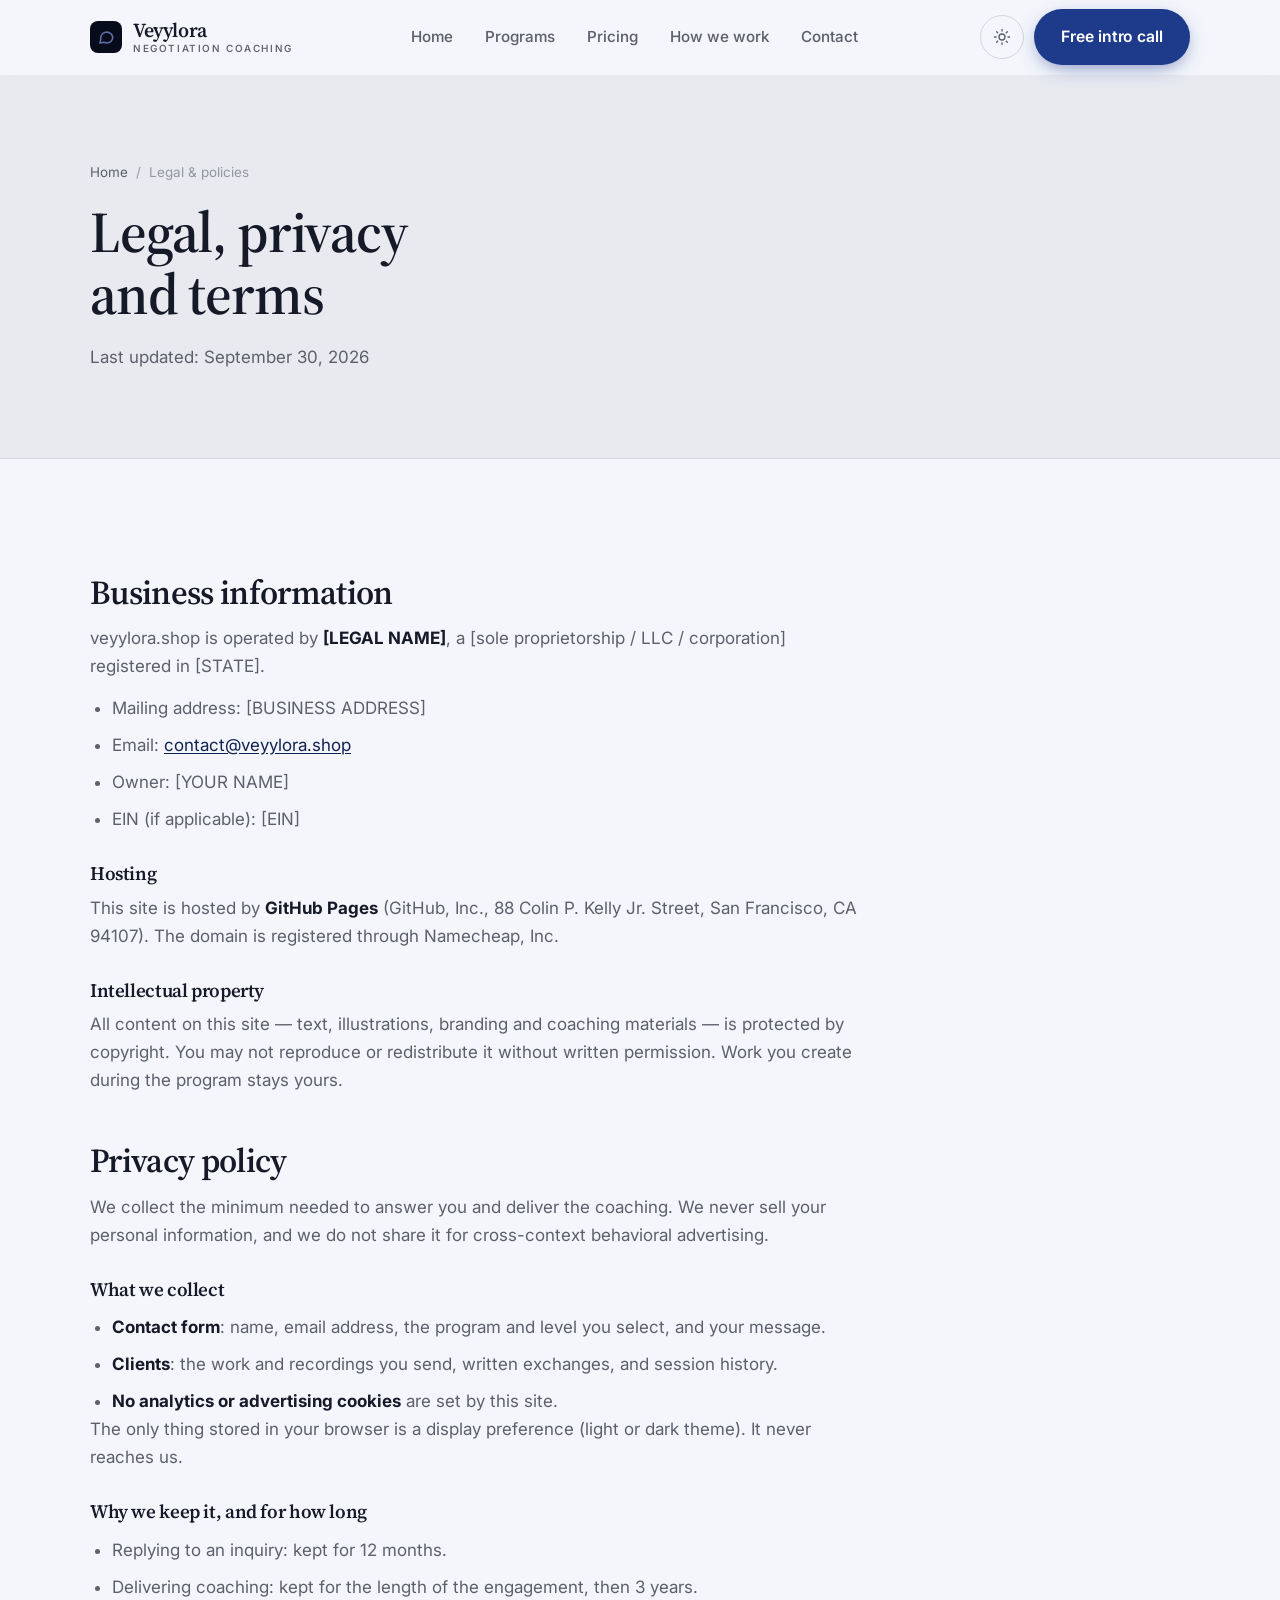
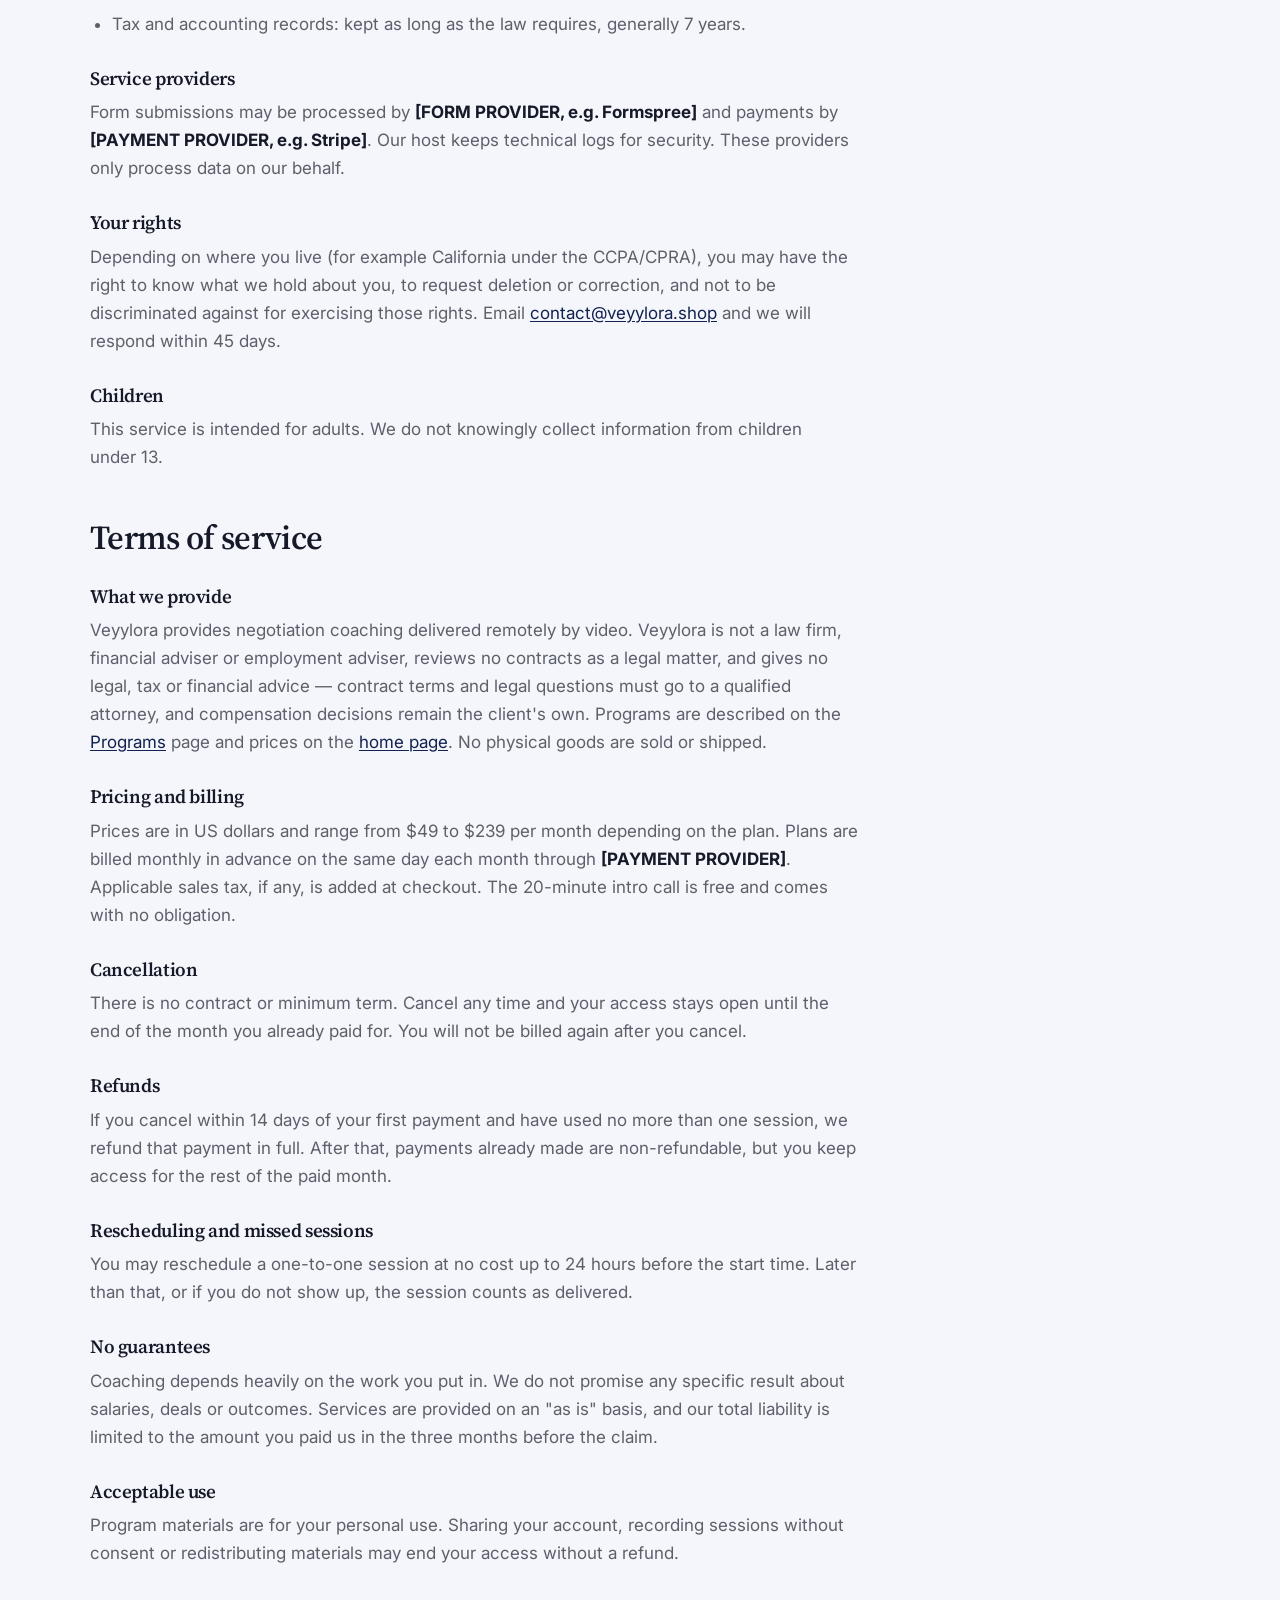
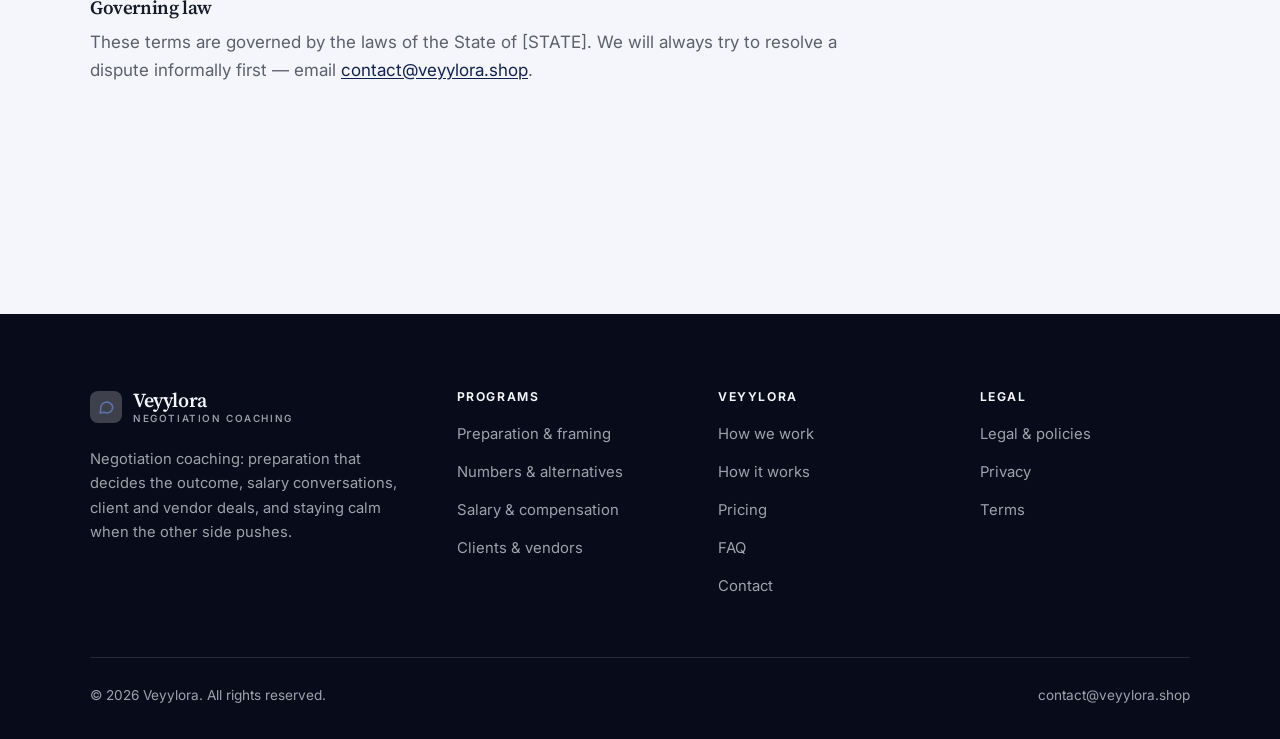
<file: legal.html>
<!DOCTYPE html>
<html lang="en" class="no-js">
<head>
<meta charset="utf-8">
<meta name="viewport" content="width=device-width, initial-scale=1">
<title>Legal, privacy and terms — Veyylora</title>
<meta name="description" content="Business information, privacy policy and terms of service for Veyylora.">
<meta name="robots" content="noindex">

<meta property="og:type" content="website">
<meta property="og:url" content="https://veyylora.shop/legal.html">
<meta property="og:site_name" content="Veyylora">
<meta property="og:locale" content="en_US">
<meta property="og:title" content="Legal, privacy and terms — Veyylora">
<meta property="og:description" content="Business information, privacy policy and terms of service for Veyylora.">
<meta name="theme-color" content="#080c1a">

<link rel="icon" href="assets/img/favicon.svg" type="image/svg+xml">
<link rel="preconnect" href="https://fonts.googleapis.com">
<link rel="preconnect" href="https://fonts.gstatic.com" crossorigin>
<link rel="stylesheet" href="https://fonts.googleapis.com/css2?family=Source+Serif+4:opsz,wght@8..60,400..700&family=Inter:wght@400..700&display=swap">
<link rel="stylesheet" href="assets/css/style.css">

<!-- Thème appliqué avant le premier rendu (évite le flash) -->
<script>
document.documentElement.classList.remove('no-js');
(function(){try{var t=localStorage.getItem('site-theme');if(t){document.documentElement.setAttribute('data-theme',t);}}catch(e){}})();
</script>
</head>

<body>
<a class="skip-link" href="#main">Skip to main content</a>

<header class="site-header">
  <nav class="wrap nav" aria-label="Main navigation">
    <a class="brand" href="index.html">
      <svg class="brand__mark" viewBox="0 0 64 64" aria-hidden="true">
        <rect class="bm-bg" width="64" height="64" rx="16"/>
        <g class="bm-ic" transform="translate(14 14) scale(1.5)" fill="none" stroke-width="2.1" stroke-linecap="round" stroke-linejoin="round"><path d="M21 12a8 8 0 0 1-11.6 7.1L4 20l1-4.6A8 8 0 1 1 21 12z"/></g>
      </svg>
      <span>Veyylora<span class="brand__sub">Negotiation coaching</span></span>
    </a>

    <ul class="nav__links" id="nav-links">
      <li><a href="index.html">Home</a></li>
      <li><a href="programs.html">Programs</a></li>
      <li><a href="index.html#pricing">Pricing</a></li>
      <li><a href="about.html">How we work</a></li>
      <li><a href="contact.html">Contact</a></li>
      <li><a class="btn btn--primary" href="contact.html">Free intro call</a></li>
    </ul>

    <div class="nav__cta">
      <button class="theme-toggle" type="button" aria-label="Switch to dark theme">
        <svg class="icon-sun" viewBox="0 0 24 24" fill="none" stroke="currentColor" stroke-width="1.8" stroke-linecap="round" aria-hidden="true"><circle cx="12" cy="12" r="4"/><path d="M12 2v2m0 16v2M2 12h2m16 0h2M4.9 4.9l1.4 1.4m11.4 11.4 1.4 1.4M19.1 4.9l-1.4 1.4M6.3 17.7l-1.4 1.4"/></svg>
        <svg class="icon-moon" viewBox="0 0 24 24" fill="none" stroke="currentColor" stroke-width="1.8" stroke-linecap="round" stroke-linejoin="round" aria-hidden="true"><path d="M21 12.8A9 9 0 1 1 11.2 3a7 7 0 0 0 9.8 9.8z"/></svg>
      </button>
      <a class="btn btn--primary" href="contact.html">Free intro call</a>
      <button class="nav__toggle" type="button" aria-expanded="false" aria-controls="nav-links" aria-label="Open menu">
        <svg class="icon-open" viewBox="0 0 24 24" fill="none" stroke="currentColor" stroke-width="2" stroke-linecap="round" aria-hidden="true"><path d="M3 6h18M3 12h18M3 18h18"/></svg>
        <svg class="icon-close" viewBox="0 0 24 24" fill="none" stroke="currentColor" stroke-width="2" stroke-linecap="round" aria-hidden="true"><path d="M6 6l12 12M18 6L6 18"/></svg>
      </button>
    </div>
  </nav>
</header>

<main id="main">

<section class="page-head">
  <div class="wrap">
    <nav class="breadcrumb" aria-label="Breadcrumb">
      <a href="index.html">Home</a><span>/</span><span aria-current="page">Legal &amp; policies</span>
    </nav>
    <h1>Legal, privacy and terms</h1>
    <p>Last updated: <time datetime="2026-09-30">September 30, 2026</time></p>
  </div>
</section>

<section class="section wrap">
  <div class="prose">

    <!--
      TO DO: this is a skeleton, not legal advice. Replace every [BRACKET] with
      your real details before selling, and have a lawyer review it if you can.
      Consumer protection rules differ by state.
    -->

    <h2 id="business">Business information</h2>
    <p>
      veyylora.shop is operated by <strong>[LEGAL NAME]</strong>, a [sole proprietorship / LLC / corporation]
      registered in [STATE].
    </p>
    <ul>
      <li>Mailing address: [BUSINESS ADDRESS]</li>
      <li>Email: <a href="mailto:contact@veyylora.shop">contact@veyylora.shop</a></li>
      <li>Owner: [YOUR NAME]</li>
      <li>EIN (if applicable): [EIN]</li>
    </ul>

    <h3>Hosting</h3>
    <p>
      This site is hosted by <strong>GitHub Pages</strong> (GitHub, Inc., 88 Colin P. Kelly Jr. Street,
      San Francisco, CA 94107). The domain is registered through Namecheap, Inc.
    </p>

    <h3>Intellectual property</h3>
    <p>
      All content on this site — text, illustrations, branding and coaching materials — is protected by
      copyright. You may not reproduce or redistribute it without written permission. Work you create during
      the program stays yours.
    </p>

    <h2 id="privacy">Privacy policy</h2>
    <p>
      We collect the minimum needed to answer you and deliver the coaching. We never sell your personal
      information, and we do not share it for cross-context behavioral advertising.
    </p>
    <h3>What we collect</h3>
    <ul>
      <li><strong>Contact form</strong>: name, email address, the program and level you select, and your message.</li>
      <li><strong>Clients</strong>: the work and recordings you send, written exchanges, and session history.</li>
      <li><strong>No analytics or advertising cookies</strong> are set by this site.</li>
    </ul>
    <p>
      The only thing stored in your browser is a display preference (light or dark theme). It never reaches us.
    </p>
    <h3>Why we keep it, and for how long</h3>
    <ul>
      <li>Replying to an inquiry: kept for 12 months.</li>
      <li>Delivering coaching: kept for the length of the engagement, then 3 years.</li>
      <li>Tax and accounting records: kept as long as the law requires, generally 7 years.</li>
    </ul>
    <h3>Service providers</h3>
    <p>
      Form submissions may be processed by <strong>[FORM PROVIDER, e.g. Formspree]</strong> and payments by
      <strong>[PAYMENT PROVIDER, e.g. Stripe]</strong>. Our host keeps technical logs for security. These
      providers only process data on our behalf.
    </p>
    <h3>Your rights</h3>
    <p>
      Depending on where you live (for example California under the CCPA/CPRA), you may have the right to
      know what we hold about you, to request deletion or correction, and not to be discriminated against for
      exercising those rights. Email <a href="mailto:contact@veyylora.shop">contact@veyylora.shop</a> and we will respond within 45 days.
    </p>
    <h3>Children</h3>
    <p>
      This service is intended for adults. We do not knowingly collect information from children under 13.
    </p>

    <h2 id="terms">Terms of service</h2>
    <h3>What we provide</h3>
    <p>
      Veyylora provides negotiation coaching delivered remotely by video. Veyylora is not a law firm, financial adviser or employment adviser, reviews no contracts as a legal matter, and gives no legal, tax or financial advice — contract terms and legal questions must go to a qualified attorney, and compensation decisions remain the client's own. Programs are described on the
      <a href="programs.html">Programs</a> page and prices on the <a href="index.html#pricing">home page</a>.
      No physical goods are sold or shipped.
    </p>
    <h3>Pricing and billing</h3>
    <p>
      Prices are in US dollars and range from $49 to $239 per month
      depending on the plan. Plans are billed monthly in advance on the same day each month through
      <strong>[PAYMENT PROVIDER]</strong>. Applicable sales tax, if any, is added at checkout.
      The 20-minute intro call is free and comes with no obligation.
    </p>
    <h3>Cancellation</h3>
    <p>
      There is no contract or minimum term. Cancel any time and your access stays open until the end of the
      month you already paid for. You will not be billed again after you cancel.
    </p>
    <h3>Refunds</h3>
    <p>
      If you cancel within 14 days of your first payment and have used no more than one session, we refund
      that payment in full. After that, payments already made are non-refundable, but you keep access for the
      rest of the paid month.
    </p>
    <h3>Rescheduling and missed sessions</h3>
    <p>
      You may reschedule a one-to-one session at no cost up to 24 hours before the start time. Later than
      that, or if you do not show up, the session counts as delivered.
    </p>
    <h3>No guarantees</h3>
    <p>
      Coaching depends heavily on the work you put in. We do not promise any specific result
      about salaries, deals or outcomes. Services are provided on an "as is" basis, and our total
      liability is limited to the amount you paid us in the three months before the claim.
    </p>
    <h3>Acceptable use</h3>
    <p>
      Program materials are for your personal use. Sharing your account, recording sessions without consent
      or redistributing materials may end your access without a refund.
    </p>
    <h3>Governing law</h3>
    <p>
      These terms are governed by the laws of the State of [STATE]. We will always try to resolve a dispute
      informally first — email <a href="mailto:contact@veyylora.shop">contact@veyylora.shop</a>.
    </p>

  </div>
</section>

</main>

<footer class="site-footer">
  <div class="wrap">
    <div class="footer__grid">
      <div class="footer__brand">
        <a class="brand" href="index.html">
          <svg class="brand__mark" viewBox="0 0 64 64" aria-hidden="true">
        <rect class="bm-bg" width="64" height="64" rx="16"/>
        <g class="bm-ic" transform="translate(14 14) scale(1.5)" fill="none" stroke-width="2.1" stroke-linecap="round" stroke-linejoin="round"><path d="M21 12a8 8 0 0 1-11.6 7.1L4 20l1-4.6A8 8 0 1 1 21 12z"/></g>
      </svg>
          <span>Veyylora<span class="brand__sub">Negotiation coaching</span></span>
        </a>
        <p>Negotiation coaching: preparation that decides the outcome, salary conversations, client and vendor deals, and staying calm when the other side pushes.</p>
      </div>

      <div class="footer__col">
        <h4>Programs</h4>
        <ul>
          <li><a href="programs.html#prep">Preparation &amp; framing</a></li>
          <li><a href="programs.html#numbers">Numbers &amp; alternatives</a></li>
          <li><a href="programs.html#salary">Salary &amp; compensation</a></li>
          <li><a href="programs.html#deals">Clients &amp; vendors</a></li>
        </ul>
      </div>

      <div class="footer__col">
        <h4>Veyylora</h4>
        <ul>
          <li><a href="about.html">How we work</a></li>
          <li><a href="index.html#how-it-works">How it works</a></li>
          <li><a href="index.html#pricing">Pricing</a></li>
          <li><a href="index.html#faq">FAQ</a></li>
          <li><a href="contact.html">Contact</a></li>
        </ul>
      </div>

      <div class="footer__col">
        <h4>Legal</h4>
        <ul>
          <li><a href="legal.html">Legal &amp; policies</a></li>
          <li><a href="legal.html#privacy">Privacy</a></li>
          <li><a href="legal.html#terms">Terms</a></li>
        </ul>
      </div>
    </div>

    <div class="footer__bottom">
      <p>© <span data-year>2026</span> Veyylora. All rights reserved.</p>
      <p><a href="mailto:contact@veyylora.shop">contact@veyylora.shop</a></p>
    </div>
  </div>
</footer>

<script src="assets/js/main.js" defer></script>
</body>
</html>
</file>
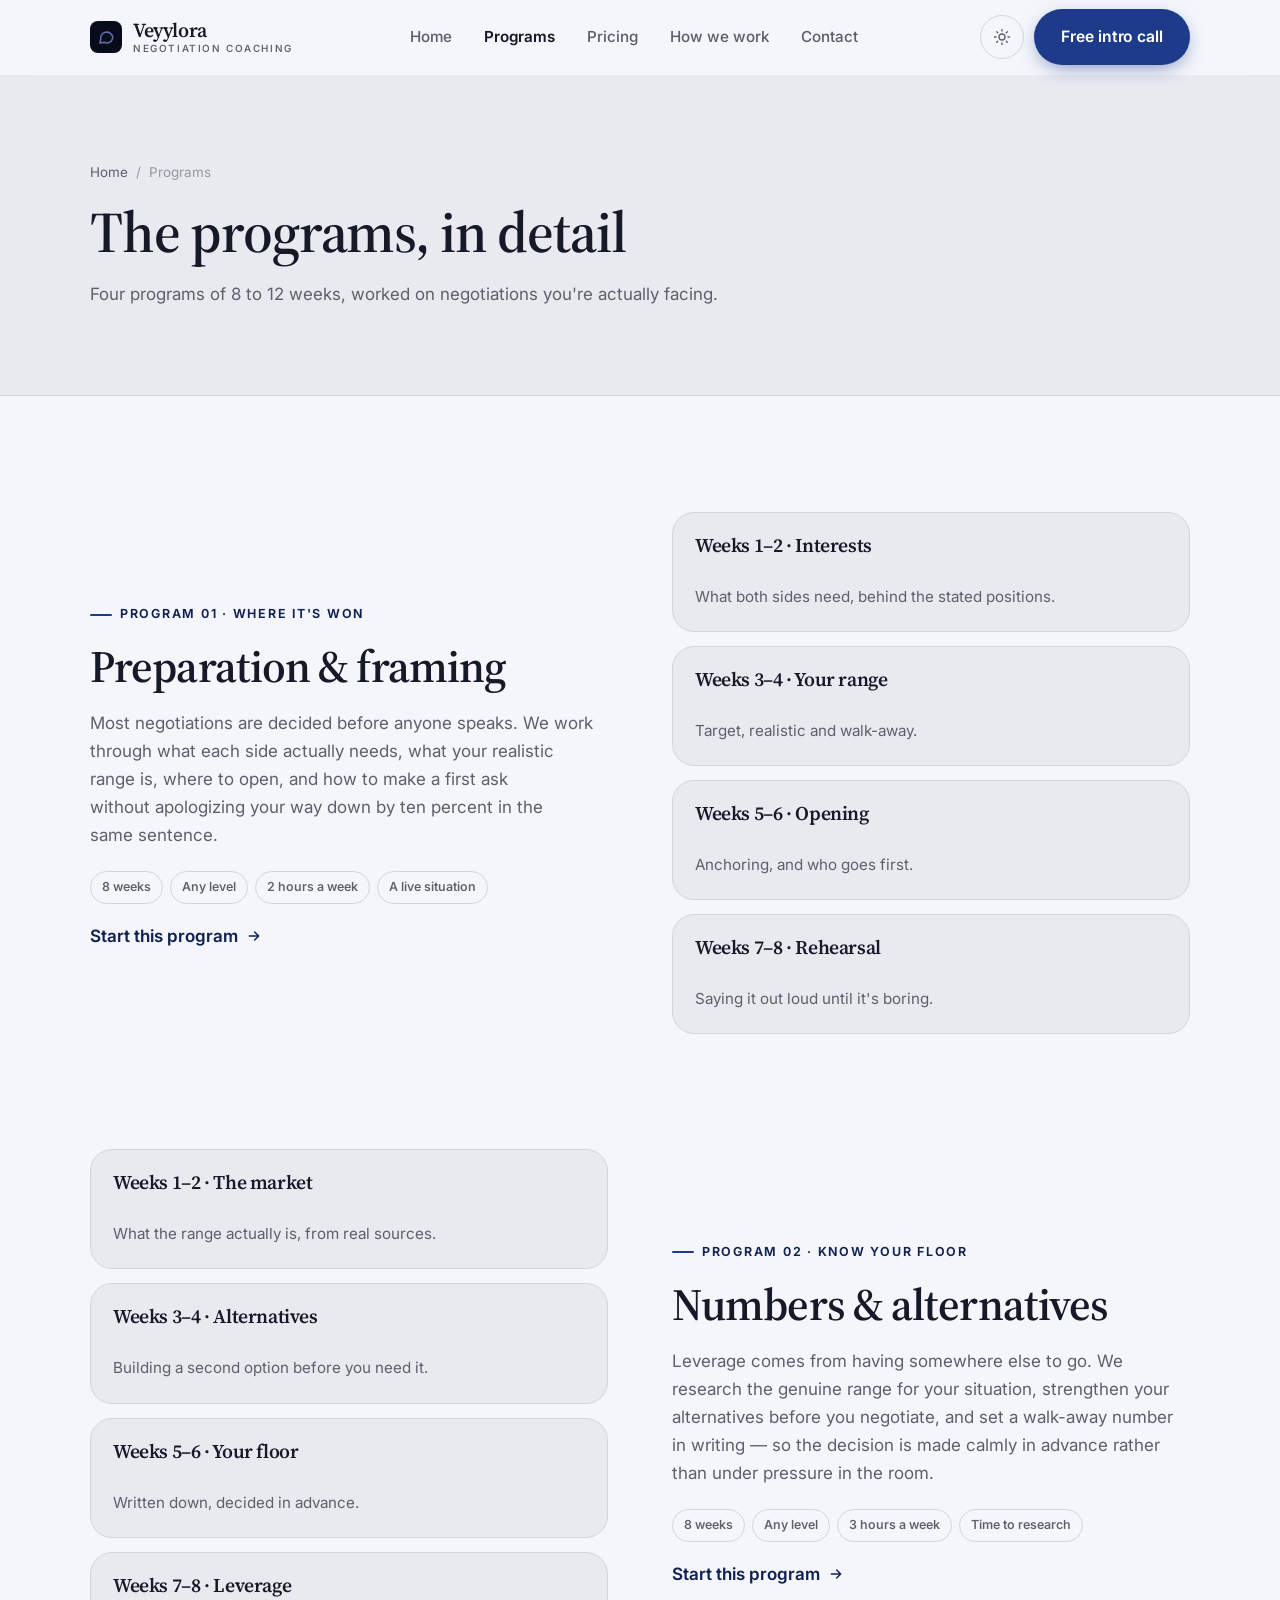
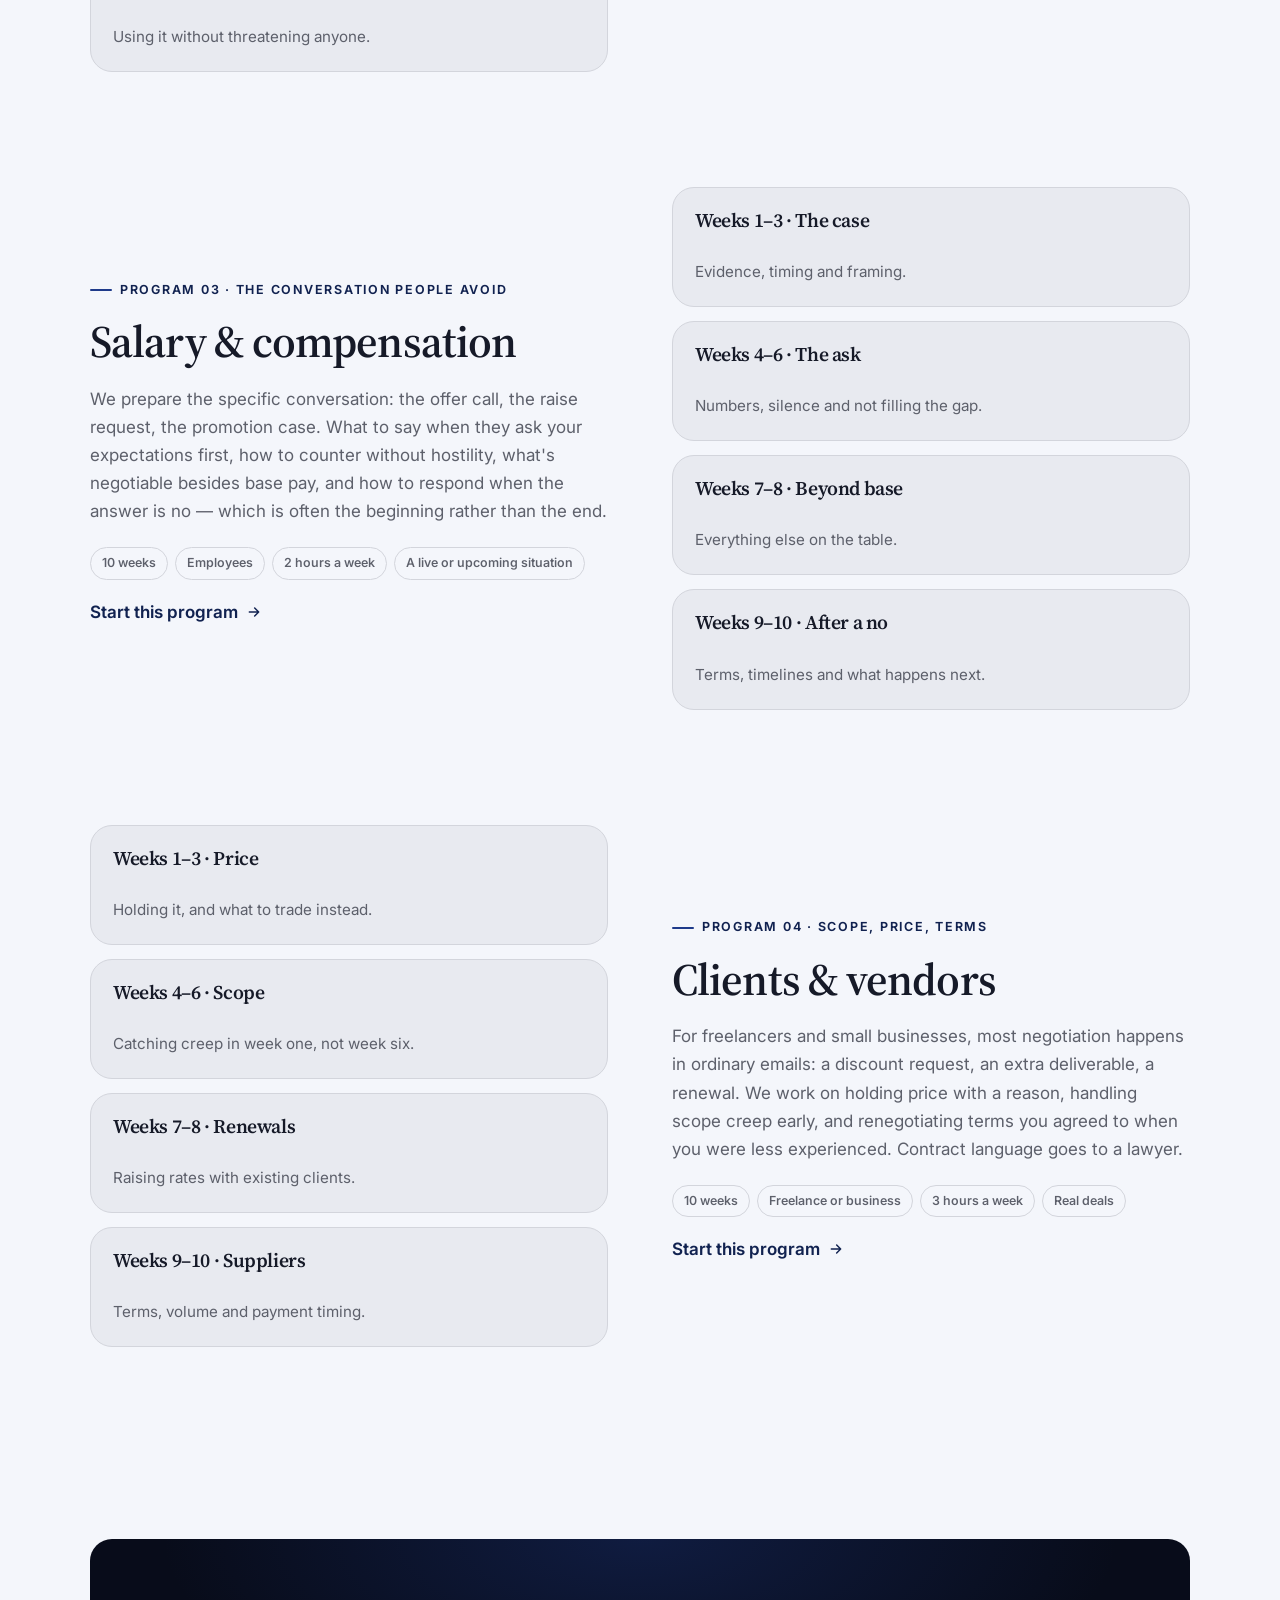
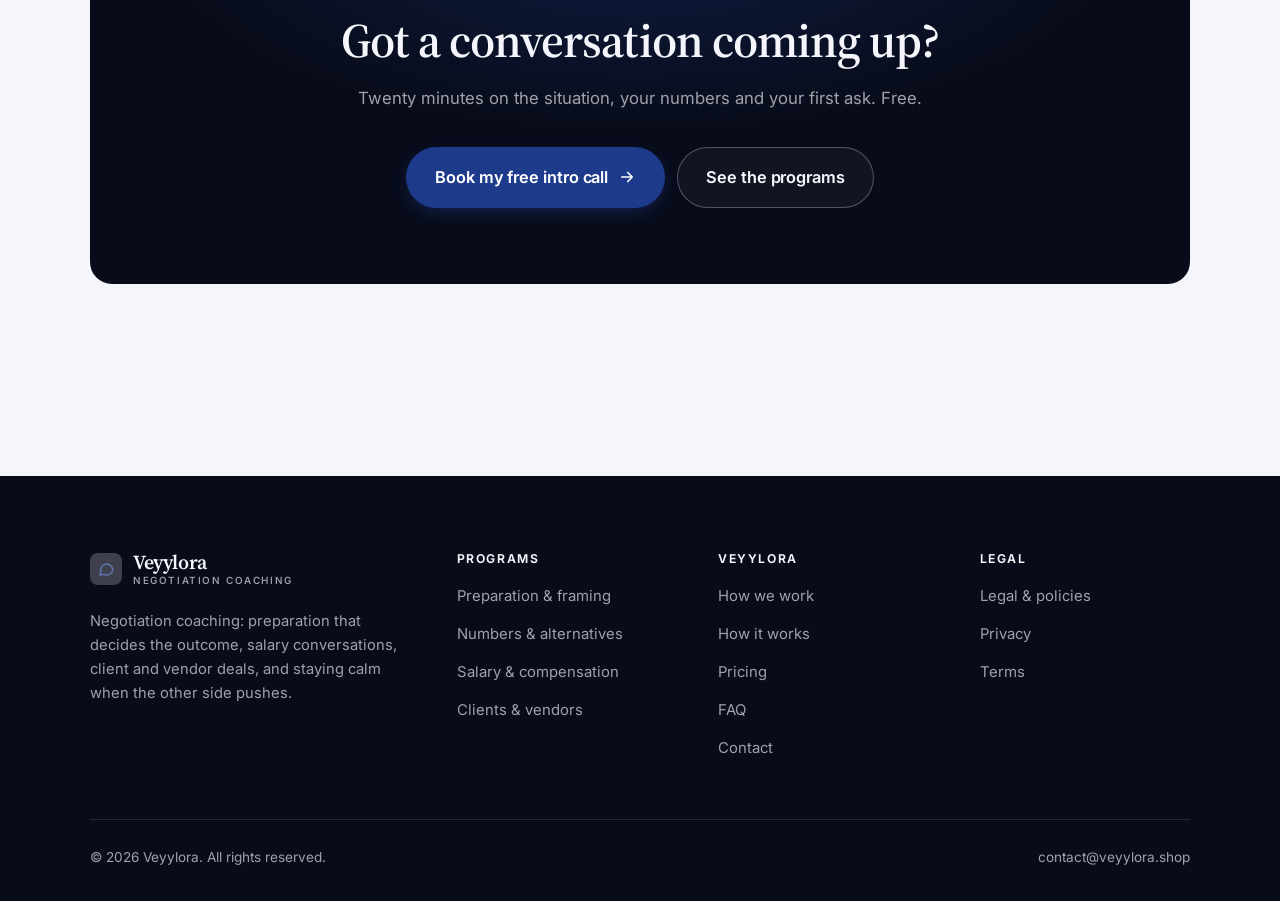
<file: programs.html>
<!DOCTYPE html>
<html lang="en" class="no-js">
<head>
<meta charset="utf-8">
<meta name="viewport" content="width=device-width, initial-scale=1">
<title>Programs — Veyylora</title>
<meta name="description" content="Negotiation coaching programs: preparation and framing, numbers and alternatives, salary and compensation, clients and vendors.">
<link rel="canonical" href="https://veyylora.shop/programs.html">

<meta property="og:type" content="website">
<meta property="og:url" content="https://veyylora.shop/programs.html">
<meta property="og:site_name" content="Veyylora">
<meta property="og:locale" content="en_US">
<meta property="og:title" content="Programs — Veyylora">
<meta property="og:description" content="Negotiation coaching programs: preparation and framing, numbers and alternatives, salary and compensation, clients and vendors.">
<meta name="theme-color" content="#080c1a">

<link rel="icon" href="assets/img/favicon.svg" type="image/svg+xml">
<link rel="preconnect" href="https://fonts.googleapis.com">
<link rel="preconnect" href="https://fonts.gstatic.com" crossorigin>
<link rel="stylesheet" href="https://fonts.googleapis.com/css2?family=Source+Serif+4:opsz,wght@8..60,400..700&family=Inter:wght@400..700&display=swap">
<link rel="stylesheet" href="assets/css/style.css">

<!-- Thème appliqué avant le premier rendu (évite le flash) -->
<script>
document.documentElement.classList.remove('no-js');
(function(){try{var t=localStorage.getItem('site-theme');if(t){document.documentElement.setAttribute('data-theme',t);}}catch(e){}})();
</script>
</head>

<body>
<a class="skip-link" href="#main">Skip to main content</a>

<header class="site-header">
  <nav class="wrap nav" aria-label="Main navigation">
    <a class="brand" href="index.html">
      <svg class="brand__mark" viewBox="0 0 64 64" aria-hidden="true">
        <rect class="bm-bg" width="64" height="64" rx="16"/>
        <g class="bm-ic" transform="translate(14 14) scale(1.5)" fill="none" stroke-width="2.1" stroke-linecap="round" stroke-linejoin="round"><path d="M21 12a8 8 0 0 1-11.6 7.1L4 20l1-4.6A8 8 0 1 1 21 12z"/></g>
      </svg>
      <span>Veyylora<span class="brand__sub">Negotiation coaching</span></span>
    </a>

    <ul class="nav__links" id="nav-links">
      <li><a href="index.html">Home</a></li>
      <li><a href="programs.html" aria-current="page">Programs</a></li>
      <li><a href="index.html#pricing">Pricing</a></li>
      <li><a href="about.html">How we work</a></li>
      <li><a href="contact.html">Contact</a></li>
      <li><a class="btn btn--primary" href="contact.html">Free intro call</a></li>
    </ul>

    <div class="nav__cta">
      <button class="theme-toggle" type="button" aria-label="Switch to dark theme">
        <svg class="icon-sun" viewBox="0 0 24 24" fill="none" stroke="currentColor" stroke-width="1.8" stroke-linecap="round" aria-hidden="true"><circle cx="12" cy="12" r="4"/><path d="M12 2v2m0 16v2M2 12h2m16 0h2M4.9 4.9l1.4 1.4m11.4 11.4 1.4 1.4M19.1 4.9l-1.4 1.4M6.3 17.7l-1.4 1.4"/></svg>
        <svg class="icon-moon" viewBox="0 0 24 24" fill="none" stroke="currentColor" stroke-width="1.8" stroke-linecap="round" stroke-linejoin="round" aria-hidden="true"><path d="M21 12.8A9 9 0 1 1 11.2 3a7 7 0 0 0 9.8 9.8z"/></svg>
      </button>
      <a class="btn btn--primary" href="contact.html">Free intro call</a>
      <button class="nav__toggle" type="button" aria-expanded="false" aria-controls="nav-links" aria-label="Open menu">
        <svg class="icon-open" viewBox="0 0 24 24" fill="none" stroke="currentColor" stroke-width="2" stroke-linecap="round" aria-hidden="true"><path d="M3 6h18M3 12h18M3 18h18"/></svg>
        <svg class="icon-close" viewBox="0 0 24 24" fill="none" stroke="currentColor" stroke-width="2" stroke-linecap="round" aria-hidden="true"><path d="M6 6l12 12M18 6L6 18"/></svg>
      </button>
    </div>
  </nav>
</header>

<main id="main">

<section class="page-head">
  <div class="wrap">
    <nav class="breadcrumb" aria-label="Breadcrumb">
      <a href="index.html">Home</a><span>/</span><span aria-current="page">Programs</span>
    </nav>
    <h1>The programs, in detail</h1>
    <p>Four programs of 8 to 12 weeks, worked on negotiations you're actually facing.</p>
  </div>
</section>

<section class="section wrap" id="prep">
  <div class="split reveal">
    <div>
      <span class="eyebrow">Program 01 · Where it's won</span>
      <h2>Preparation &amp; framing</h2>
      <p>Most negotiations are decided before anyone speaks. We work through what each side actually needs, what your realistic range is, where to open, and how to make a first ask without apologizing your way down by ten percent in the same sentence.</p>
      <ul class="tags"><li>8 weeks</li><li>Any level</li><li>2 hours a week</li><li>A live situation</li></ul>
      <p><a class="arrow-link" href="contact.html">Start this program <svg viewBox="0 0 24 24" fill="none" stroke="currentColor" stroke-width="2.2" stroke-linecap="round" stroke-linejoin="round" aria-hidden="true"><path d="M5 12h14M13 6l6 6-6 6"/></svg></a></p>
    </div>
    <div class="grid grid--2 grid--tight">
      <article class="card card--sm">
        <h3>Weeks 1–2 · Interests</h3>
        <p>What both sides need, behind the stated positions.</p>
      </article>
      <article class="card card--sm">
        <h3>Weeks 3–4 · Your range</h3>
        <p>Target, realistic and walk-away.</p>
      </article>
      <article class="card card--sm">
        <h3>Weeks 5–6 · Opening</h3>
        <p>Anchoring, and who goes first.</p>
      </article>
      <article class="card card--sm">
        <h3>Weeks 7–8 · Rehearsal</h3>
        <p>Saying it out loud until it's boring.</p>
      </article>
    </div>
  </div>
</section>

<section class="section section--flush wrap" id="numbers">
  <div class="split reveal">
    <div class="grid grid--2 grid--tight">
      <article class="card card--sm">
        <h3>Weeks 1–2 · The market</h3>
        <p>What the range actually is, from real sources.</p>
      </article>
      <article class="card card--sm">
        <h3>Weeks 3–4 · Alternatives</h3>
        <p>Building a second option before you need it.</p>
      </article>
      <article class="card card--sm">
        <h3>Weeks 5–6 · Your floor</h3>
        <p>Written down, decided in advance.</p>
      </article>
      <article class="card card--sm">
        <h3>Weeks 7–8 · Leverage</h3>
        <p>Using it without threatening anyone.</p>
      </article>
    </div>
    <div>
      <span class="eyebrow">Program 02 · Know your floor</span>
      <h2>Numbers &amp; alternatives</h2>
      <p>Leverage comes from having somewhere else to go. We research the genuine range for your situation, strengthen your alternatives before you negotiate, and set a walk-away number in writing — so the decision is made calmly in advance rather than under pressure in the room.</p>
      <ul class="tags"><li>8 weeks</li><li>Any level</li><li>3 hours a week</li><li>Time to research</li></ul>
      <p><a class="arrow-link" href="contact.html">Start this program <svg viewBox="0 0 24 24" fill="none" stroke="currentColor" stroke-width="2.2" stroke-linecap="round" stroke-linejoin="round" aria-hidden="true"><path d="M5 12h14M13 6l6 6-6 6"/></svg></a></p>
    </div>
  </div>
</section>

<section class="section section--flush wrap" id="salary">
  <div class="split reveal">
    <div>
      <span class="eyebrow">Program 03 · The conversation people avoid</span>
      <h2>Salary &amp; compensation</h2>
      <p>We prepare the specific conversation: the offer call, the raise request, the promotion case. What to say when they ask your expectations first, how to counter without hostility, what's negotiable besides base pay, and how to respond when the answer is no — which is often the beginning rather than the end.</p>
      <ul class="tags"><li>10 weeks</li><li>Employees</li><li>2 hours a week</li><li>A live or upcoming situation</li></ul>
      <p><a class="arrow-link" href="contact.html">Start this program <svg viewBox="0 0 24 24" fill="none" stroke="currentColor" stroke-width="2.2" stroke-linecap="round" stroke-linejoin="round" aria-hidden="true"><path d="M5 12h14M13 6l6 6-6 6"/></svg></a></p>
    </div>
    <div class="grid grid--2 grid--tight">
      <article class="card card--sm">
        <h3>Weeks 1–3 · The case</h3>
        <p>Evidence, timing and framing.</p>
      </article>
      <article class="card card--sm">
        <h3>Weeks 4–6 · The ask</h3>
        <p>Numbers, silence and not filling the gap.</p>
      </article>
      <article class="card card--sm">
        <h3>Weeks 7–8 · Beyond base</h3>
        <p>Everything else on the table.</p>
      </article>
      <article class="card card--sm">
        <h3>Weeks 9–10 · After a no</h3>
        <p>Terms, timelines and what happens next.</p>
      </article>
    </div>
  </div>
</section>

<section class="section section--flush wrap" id="deals">
  <div class="split reveal">
    <div class="grid grid--2 grid--tight">
      <article class="card card--sm">
        <h3>Weeks 1–3 · Price</h3>
        <p>Holding it, and what to trade instead.</p>
      </article>
      <article class="card card--sm">
        <h3>Weeks 4–6 · Scope</h3>
        <p>Catching creep in week one, not week six.</p>
      </article>
      <article class="card card--sm">
        <h3>Weeks 7–8 · Renewals</h3>
        <p>Raising rates with existing clients.</p>
      </article>
      <article class="card card--sm">
        <h3>Weeks 9–10 · Suppliers</h3>
        <p>Terms, volume and payment timing.</p>
      </article>
    </div>
    <div>
      <span class="eyebrow">Program 04 · Scope, price, terms</span>
      <h2>Clients &amp; vendors</h2>
      <p>For freelancers and small businesses, most negotiation happens in ordinary emails: a discount request, an extra deliverable, a renewal. We work on holding price with a reason, handling scope creep early, and renegotiating terms you agreed to when you were less experienced. Contract language goes to a lawyer.</p>
      <ul class="tags"><li>10 weeks</li><li>Freelance or business</li><li>3 hours a week</li><li>Real deals</li></ul>
      <p><a class="arrow-link" href="contact.html">Start this program <svg viewBox="0 0 24 24" fill="none" stroke="currentColor" stroke-width="2.2" stroke-linecap="round" stroke-linejoin="round" aria-hidden="true"><path d="M5 12h14M13 6l6 6-6 6"/></svg></a></p>
    </div>
  </div>
</section>

<section class="wrap section--tight">
  <div class="cta-band reveal">
    <h2>Got a conversation coming up?</h2>
    <p>Twenty minutes on the situation, your numbers and your first ask. Free.</p>
    <div class="hero__actions">
      <a class="btn btn--primary btn--lg" href="contact.html">Book my free intro call <svg viewBox="0 0 24 24" fill="none" stroke="currentColor" stroke-width="2.2" stroke-linecap="round" stroke-linejoin="round" aria-hidden="true"><path d="M5 12h14M13 6l6 6-6 6"/></svg></a>
      <a class="btn btn--on-dark btn--lg" href="programs.html">See the programs</a>
    </div>
  </div>
</section>

</main>

<footer class="site-footer">
  <div class="wrap">
    <div class="footer__grid">
      <div class="footer__brand">
        <a class="brand" href="index.html">
          <svg class="brand__mark" viewBox="0 0 64 64" aria-hidden="true">
        <rect class="bm-bg" width="64" height="64" rx="16"/>
        <g class="bm-ic" transform="translate(14 14) scale(1.5)" fill="none" stroke-width="2.1" stroke-linecap="round" stroke-linejoin="round"><path d="M21 12a8 8 0 0 1-11.6 7.1L4 20l1-4.6A8 8 0 1 1 21 12z"/></g>
      </svg>
          <span>Veyylora<span class="brand__sub">Negotiation coaching</span></span>
        </a>
        <p>Negotiation coaching: preparation that decides the outcome, salary conversations, client and vendor deals, and staying calm when the other side pushes.</p>
      </div>

      <div class="footer__col">
        <h4>Programs</h4>
        <ul>
          <li><a href="programs.html#prep">Preparation &amp; framing</a></li>
          <li><a href="programs.html#numbers">Numbers &amp; alternatives</a></li>
          <li><a href="programs.html#salary">Salary &amp; compensation</a></li>
          <li><a href="programs.html#deals">Clients &amp; vendors</a></li>
        </ul>
      </div>

      <div class="footer__col">
        <h4>Veyylora</h4>
        <ul>
          <li><a href="about.html">How we work</a></li>
          <li><a href="index.html#how-it-works">How it works</a></li>
          <li><a href="index.html#pricing">Pricing</a></li>
          <li><a href="index.html#faq">FAQ</a></li>
          <li><a href="contact.html">Contact</a></li>
        </ul>
      </div>

      <div class="footer__col">
        <h4>Legal</h4>
        <ul>
          <li><a href="legal.html">Legal &amp; policies</a></li>
          <li><a href="legal.html#privacy">Privacy</a></li>
          <li><a href="legal.html#terms">Terms</a></li>
        </ul>
      </div>
    </div>

    <div class="footer__bottom">
      <p>© <span data-year>2026</span> Veyylora. All rights reserved.</p>
      <p><a href="mailto:contact@veyylora.shop">contact@veyylora.shop</a></p>
    </div>
  </div>
</footer>

<script src="assets/js/main.js" defer></script>
</body>
</html>
</file>
<file: assets/css/style.css>
/* Veyylora — couleurs et polices de la marque.
   Modifier ces valeurs suffit à changer l'identité visuelle de tout le site. */
:root {
  --c-accent:    #1e3a8a;
  --c-on-accent: #ffffff;
  --c-ink:       #080c1a;
  --c-paper:     #f4f6fb;

  --accent-ink-light: color-mix(in srgb, var(--c-accent) 58%, black);
  --accent-on-dark:   color-mix(in srgb, var(--c-accent) 72%, white);

  --font-display: "Source Serif 4", Georgia, "Times New Roman", serif;
  --font-body: "Inter", system-ui, -apple-system, "Segoe UI", sans-serif;
  --display-weight: 600;
  --display-tracking: -.02em;
}

/* ==========================================================================
   Feuille de style commune aux sites de coaching
   Les couleurs de marque (--c-accent, --c-on-accent, --c-ink, --c-paper) et
   les polices sont définies juste au-dessus, par site. Tout le reste en dérive.
   ========================================================================== */

/* --------------------------------------------------------------------------
   1. Tokens dérivés
   -------------------------------------------------------------------------- */

:root {
  /* Thème clair */
  --paper:      var(--c-paper);
  --paper-2:    color-mix(in srgb, var(--c-paper) 95%, var(--c-ink));
  --paper-3:    color-mix(in srgb, var(--c-paper) 89%, var(--c-ink));
  --line:       color-mix(in srgb, var(--c-paper) 86%, var(--c-ink));
  --text:       color-mix(in srgb, var(--c-ink) 94%, var(--c-paper));
  --muted:      color-mix(in srgb, var(--c-ink) 64%, var(--c-paper));
  --accent:     var(--c-accent);
  --accent-600: color-mix(in srgb, var(--c-accent) 86%, black);
  --accent-ink: var(--accent-ink-light);
  --on-accent:  var(--c-on-accent);
  --ink:        var(--c-ink);
  --ink-soft:   color-mix(in srgb, var(--c-ink) 90%, white);
  --on-ink:     var(--c-paper);
  --on-ink-mut: color-mix(in srgb, var(--c-paper) 64%, var(--c-ink));
  --brand-bg:   var(--c-ink);

  /* Rayons */
  --r-sm: 8px;
  --r-md: 14px;
  --r-lg: 22px;
  --r-full: 999px;

  /* Ombres */
  --sh-1: 0 1px 2px rgba(0, 0, 0, .05), 0 2px 8px rgba(0, 0, 0, .04);
  --sh-2: 0 2px 4px rgba(0, 0, 0, .05), 0 12px 32px rgba(0, 0, 0, .09);
  --sh-3: 0 4px 8px rgba(0, 0, 0, .06), 0 24px 56px rgba(0, 0, 0, .14);

  /* Rythme */
  --gutter: clamp(16px, 4vw, 40px);
  --maxw: 1180px;
  --section-y: clamp(64px, 9vw, 124px);

  --ease: cubic-bezier(.22, .61, .36, 1);
}

/* Thème sombre — suit le système, sauf si l'utilisateur a choisi « clair » */
@media (prefers-color-scheme: dark) {
  :root:not([data-theme="light"]) {
    --paper:      var(--c-ink);
    --paper-2:    color-mix(in srgb, var(--c-ink) 92%, white);
    --paper-3:    color-mix(in srgb, var(--c-ink) 86%, white);
    --line:       color-mix(in srgb, var(--c-ink) 80%, white);
    --text:       color-mix(in srgb, var(--c-paper) 94%, var(--c-ink));
    --muted:      color-mix(in srgb, var(--c-paper) 66%, var(--c-ink));
    --accent-ink: var(--accent-on-dark);
    --ink:        color-mix(in srgb, var(--c-ink) 72%, black);
    --brand-bg:   color-mix(in srgb, var(--c-ink) 80%, white);
    --sh-1: 0 1px 2px rgba(0, 0, 0, .4), 0 2px 8px rgba(0, 0, 0, .3);
    --sh-2: 0 2px 4px rgba(0, 0, 0, .4), 0 12px 32px rgba(0, 0, 0, .45);
    --sh-3: 0 4px 8px rgba(0, 0, 0, .45), 0 24px 56px rgba(0, 0, 0, .55);
  }
}

/* Thème sombre — choix explicite */
:root[data-theme="dark"] {
  --paper:      var(--c-ink);
  --paper-2:    color-mix(in srgb, var(--c-ink) 92%, white);
  --paper-3:    color-mix(in srgb, var(--c-ink) 86%, white);
  --line:       color-mix(in srgb, var(--c-ink) 80%, white);
  --text:       color-mix(in srgb, var(--c-paper) 94%, var(--c-ink));
  --muted:      color-mix(in srgb, var(--c-paper) 66%, var(--c-ink));
  --accent-ink: var(--accent-on-dark);
  --ink:        color-mix(in srgb, var(--c-ink) 72%, black);
  --brand-bg:   color-mix(in srgb, var(--c-ink) 80%, white);
  --sh-1: 0 1px 2px rgba(0, 0, 0, .4), 0 2px 8px rgba(0, 0, 0, .3);
  --sh-2: 0 2px 4px rgba(0, 0, 0, .4), 0 12px 32px rgba(0, 0, 0, .45);
  --sh-3: 0 4px 8px rgba(0, 0, 0, .45), 0 24px 56px rgba(0, 0, 0, .55);
}

/* --------------------------------------------------------------------------
   2. Reset / base
   -------------------------------------------------------------------------- */

*, *::before, *::after { box-sizing: border-box; }

* { margin: 0; }

html {
  -webkit-text-size-adjust: 100%;
  scroll-behavior: smooth;
  scroll-padding-top: 88px;
}

body {
  background: var(--paper);
  color: var(--text);
  font-family: var(--font-body);
  font-size: 17px;
  line-height: 1.65;
  -webkit-font-smoothing: antialiased;
  text-rendering: optimizeLegibility;
  overflow-x: hidden;
}

img, svg, video { display: block; max-width: 100%; height: auto; }

a { color: inherit; text-decoration: none; }

button, input, textarea, select { font: inherit; color: inherit; }

h1, h2, h3, h4 {
  font-family: var(--font-display);
  font-weight: var(--display-weight);
  line-height: 1.08;
  letter-spacing: var(--display-tracking);
  text-wrap: balance;
}

p { text-wrap: pretty; }

:focus-visible {
  outline: 3px solid var(--accent);
  outline-offset: 3px;
  border-radius: 4px;
}

::selection { background: var(--accent); color: var(--on-accent); }

/* --------------------------------------------------------------------------
   3. Utilitaires de mise en page
   -------------------------------------------------------------------------- */

.wrap {
  width: 100%;
  max-width: var(--maxw);
  margin-inline: auto;
  padding-inline: var(--gutter);
}

.section { padding-block: var(--section-y); }
.section--flush { padding-top: 0; }
.section--tight { padding-block: clamp(48px, 6vw, 80px); }

.skip-link {
  position: absolute;
  left: 12px;
  top: -100px;
  z-index: 200;
  background: var(--accent);
  color: var(--on-accent);
  padding: 12px 20px;
  border-radius: var(--r-sm);
  font-weight: 600;
  transition: top .2s var(--ease);
}
.skip-link:focus { top: 12px; }

.eyebrow {
  display: inline-flex;
  align-items: center;
  gap: 8px;
  font-size: .78rem;
  font-weight: 650;
  letter-spacing: .14em;
  text-transform: uppercase;
  color: var(--accent-ink);
  margin-bottom: 18px;
}
.eyebrow::before {
  content: "";
  width: 22px;
  height: 2px;
  background: var(--accent);
  border-radius: 2px;
}

.section-head { max-width: 62ch; margin-bottom: clamp(36px, 5vw, 60px); }
.section-head h2 { font-size: clamp(2rem, 4.4vw, 3.1rem); }
.section-head p {
  margin-top: 18px;
  color: var(--muted);
  font-size: clamp(1rem, 1.6vw, 1.12rem);
  max-width: 58ch;
}

.section-head--center { margin-inline: auto; text-align: center; }
.section-head--center .eyebrow { justify-content: center; }
.section-head--center p { margin-inline: auto; }

/* --------------------------------------------------------------------------
   4. Boutons
   -------------------------------------------------------------------------- */

.btn {
  display: inline-flex;
  align-items: center;
  justify-content: center;
  gap: 10px;
  padding: 14px 26px;
  border: 1px solid transparent;
  border-radius: var(--r-full);
  font-weight: 620;
  font-size: .98rem;
  letter-spacing: -.005em;
  cursor: pointer;
  white-space: nowrap;
  transition: transform .18s var(--ease), background-color .18s var(--ease),
              border-color .18s var(--ease), box-shadow .18s var(--ease), color .18s var(--ease);
}
.btn:hover { transform: translateY(-2px); }
.btn:active { transform: translateY(0); }

.btn--primary {
  background: var(--accent);
  color: var(--on-accent);
  box-shadow: 0 6px 20px -6px color-mix(in srgb, var(--c-accent) 65%, transparent);
}
.btn--primary:hover {
  background: var(--accent-600);
  box-shadow: 0 12px 28px -8px color-mix(in srgb, var(--c-accent) 70%, transparent);
}

.btn--ghost {
  border-color: var(--line);
  background: transparent;
  color: var(--text);
}
.btn--ghost:hover { border-color: var(--accent); color: var(--accent-ink); }

.btn--on-dark {
  border-color: color-mix(in srgb, var(--c-paper) 28%, transparent);
  color: var(--on-ink);
  background: color-mix(in srgb, var(--c-paper) 4%, transparent);
}
.btn--on-dark:hover {
  border-color: color-mix(in srgb, var(--c-paper) 60%, transparent);
  background: color-mix(in srgb, var(--c-paper) 10%, transparent);
}

.btn--lg { padding: 16px 28px; font-size: 1.02rem; }
.btn--block { width: 100%; }

.btn svg { width: 18px; height: 18px; flex: none; }

@media (max-width: 420px) {
  .btn--lg { padding: 15px 22px; font-size: 1rem; white-space: normal; text-align: center; }
}

/* Lien fléché */
.arrow-link {
  display: inline-flex;
  align-items: center;
  gap: 8px;
  font-weight: 620;
  color: var(--accent-ink);
}
.arrow-link svg { width: 16px; height: 16px; transition: transform .18s var(--ease); }
.arrow-link:hover svg { transform: translateX(4px); }

/* --------------------------------------------------------------------------
   5. En-tête / navigation
   -------------------------------------------------------------------------- */

.site-header {
  position: sticky;
  top: 0;
  z-index: 100;
  background: color-mix(in srgb, var(--paper) 82%, transparent);
  backdrop-filter: saturate(180%) blur(14px);
  -webkit-backdrop-filter: saturate(180%) blur(14px);
  border-bottom: 1px solid transparent;
  transition: border-color .25s var(--ease), background-color .25s var(--ease);
}
.site-header.is-stuck {
  border-bottom-color: var(--line);
  background: color-mix(in srgb, var(--paper) 94%, transparent);
}

.nav {
  display: flex;
  align-items: center;
  justify-content: space-between;
  gap: 24px;
  height: 74px;
}

.brand {
  display: inline-flex;
  align-items: center;
  gap: 11px;
  font-family: var(--font-display);
  font-weight: var(--display-weight);
  font-size: 1.24rem;
  letter-spacing: var(--display-tracking);
  flex: none;
  line-height: 1.1;
}
.brand__mark { width: 32px; height: 32px; flex: none; }
.brand__mark .bm-bg { fill: var(--brand-bg); }
.brand__mark .bm-ic { stroke: var(--accent-on-dark); color: var(--accent-on-dark); }
.brand__sub {
  display: block;
  font-family: var(--font-body);
  font-size: .62rem;
  font-weight: 550;
  letter-spacing: .16em;
  text-transform: uppercase;
  color: var(--muted);
  margin-top: 1px;
}

.nav__links {
  display: flex;
  align-items: center;
  gap: 4px;
  list-style: none;
  padding: 0;
}
.nav__links a {
  display: block;
  padding: 9px 14px;
  border-radius: var(--r-full);
  font-size: .95rem;
  font-weight: 520;
  color: var(--muted);
  transition: color .16s var(--ease), background-color .16s var(--ease);
}
.nav__links a:hover { color: var(--text); background: var(--paper-2); }
.nav__links a[aria-current="page"] { color: var(--text); font-weight: 620; }
.nav__links .btn { display: none; }

.nav__cta { display: flex; align-items: center; gap: 10px; flex: none; }

.nav__toggle {
  display: none;
  width: 44px;
  height: 44px;
  align-items: center;
  justify-content: center;
  background: transparent;
  border: 1px solid var(--line);
  border-radius: var(--r-full);
  cursor: pointer;
}
.nav__toggle svg { width: 20px; height: 20px; }
.nav__toggle .icon-close { display: none; }
.nav__toggle[aria-expanded="true"] .icon-open { display: none; }
.nav__toggle[aria-expanded="true"] .icon-close { display: block; }

@media (max-width: 900px) {
  .nav__links, .nav__cta .btn { display: none; }
  .nav__toggle { display: inline-flex; }

  .nav__links {
    position: fixed;
    inset: 74px 0 auto;
    flex-direction: column;
    align-items: stretch;
    gap: 2px;
    padding: 20px var(--gutter) 32px;
    background: var(--paper);
    border-bottom: 1px solid var(--line);
    box-shadow: var(--sh-2);
  }
  .nav__links.is-open { display: flex; }
  .nav__links a { padding: 14px 4px; font-size: 1.1rem; border-radius: var(--r-sm); }
  .nav__links a.btn { display: inline-flex; margin-top: 14px; padding: 14px 26px; color: var(--on-accent); }
}

@media (max-width: 380px) {
  .brand__sub { display: none; }
}

/* Bouton de thème */
.theme-toggle {
  width: 44px;
  height: 44px;
  display: inline-flex;
  align-items: center;
  justify-content: center;
  background: transparent;
  border: 1px solid var(--line);
  border-radius: var(--r-full);
  cursor: pointer;
  color: var(--muted);
  transition: color .16s var(--ease), border-color .16s var(--ease);
}
.theme-toggle:hover { color: var(--text); border-color: var(--accent); }
.theme-toggle svg { width: 18px; height: 18px; }
.theme-toggle .icon-moon { display: none; }
:root[data-theme="dark"] .theme-toggle .icon-sun { display: none; }
:root[data-theme="dark"] .theme-toggle .icon-moon { display: block; }
@media (prefers-color-scheme: dark) {
  :root:not([data-theme="light"]) .theme-toggle .icon-sun { display: none; }
  :root:not([data-theme="light"]) .theme-toggle .icon-moon { display: block; }
}

/* --------------------------------------------------------------------------
   6. Hero
   -------------------------------------------------------------------------- */

.hero {
  position: relative;
  background: var(--ink);
  color: var(--on-ink);
  overflow: hidden;
  isolation: isolate;
}

/* Halo de couleur + grain léger */
.hero::before {
  content: "";
  position: absolute;
  inset: -30% -10% auto;
  height: 130%;
  background:
    radial-gradient(60% 55% at 78% 18%, color-mix(in srgb, var(--c-accent) 34%, transparent), transparent 62%),
    radial-gradient(48% 44% at 12% 88%, color-mix(in srgb, var(--c-accent) 16%, transparent), transparent 66%);
  z-index: -2;
  pointer-events: none;
}
.hero::after {
  content: "";
  position: absolute;
  inset: 0;
  background-image: url("data:image/svg+xml,%3Csvg xmlns='http://www.w3.org/2000/svg' width='160' height='160'%3E%3Cfilter id='n'%3E%3CfeTurbulence type='fractalNoise' baseFrequency='.85' numOctaves='3'/%3E%3C/filter%3E%3Crect width='160' height='160' filter='url(%23n)' opacity='.28'/%3E%3C/svg%3E");
  opacity: .45;
  mix-blend-mode: overlay;
  z-index: -1;
  pointer-events: none;
}

.hero__inner {
  display: grid;
  grid-template-columns: minmax(0, 1.05fr) minmax(0, .95fr);
  align-items: center;
  gap: clamp(32px, 5vw, 72px);
  padding-block: clamp(56px, 8vw, 110px);
}

.hero h1 {
  font-size: clamp(2.5rem, 6vw, 4.6rem);
  letter-spacing: calc(var(--display-tracking) * 1.4);
}
.hero h1 em {
  font-style: normal;
  color: var(--accent-on-dark);
  text-decoration: underline;
  text-decoration-color: color-mix(in srgb, var(--c-accent) 45%, transparent);
  text-decoration-thickness: .1em;
  text-underline-offset: .14em;
  text-decoration-skip-ink: none;
}

.hero__lede {
  margin-top: 22px;
  font-size: clamp(1.04rem, 1.9vw, 1.2rem);
  color: var(--on-ink-mut);
  max-width: 50ch;
}

.hero__actions {
  display: flex;
  flex-wrap: wrap;
  gap: 12px;
  margin-top: 34px;
}

.hero__eyebrow { color: var(--accent-on-dark); }
.hero__eyebrow::before { background: var(--accent-on-dark); }

/* Faits sur l'offre */
.hero__proof {
  display: grid;
  grid-template-columns: repeat(4, minmax(0, 1fr));
  gap: clamp(18px, 3vw, 32px);
  margin-top: 44px;
  padding: 26px 0 0;
  border-top: 1px solid color-mix(in srgb, var(--c-paper) 14%, transparent);
  list-style: none;
}
.stat__num {
  display: block;
  font-family: var(--font-display);
  font-size: clamp(1.5rem, 2.6vw, 2.05rem);
  font-weight: var(--display-weight);
  line-height: 1;
  letter-spacing: var(--display-tracking);
  white-space: nowrap;
}
.stat__label {
  display: block;
  margin-top: 7px;
  font-size: .82rem;
  line-height: 1.4;
  color: var(--on-ink-mut);
}

.hero__art svg { width: 100%; height: auto; border-radius: var(--r-lg); box-shadow: var(--sh-3); }

@media (max-width: 880px) {
  .hero__inner { grid-template-columns: 1fr; }
  .hero__art { order: -1; max-width: 560px; }
}
@media (max-width: 540px) {
  .hero__proof { grid-template-columns: repeat(2, minmax(0, 1fr)); }
}

/* --------------------------------------------------------------------------
   7. Bandeau défilant
   -------------------------------------------------------------------------- */

.marquee {
  background: var(--ink-soft);
  color: var(--on-ink-mut);
  border-top: 1px solid color-mix(in srgb, var(--c-paper) 8%, transparent);
  padding-block: 18px;
  overflow: hidden;
  white-space: nowrap;
  mask-image: linear-gradient(90deg, transparent, #000 8%, #000 92%, transparent);
  -webkit-mask-image: linear-gradient(90deg, transparent, #000 8%, #000 92%, transparent);
}
.marquee__track {
  display: inline-flex;
  gap: 42px;
  align-items: center;
  animation: marquee 38s linear infinite;
  font-size: .86rem;
  letter-spacing: .12em;
  text-transform: uppercase;
  font-weight: 560;
}
.marquee__track span { display: inline-flex; align-items: center; gap: 42px; }
.marquee__track span::after {
  content: "";
  width: 5px; height: 5px;
  border-radius: 50%;
  background: var(--accent);
  opacity: .8;
}
@keyframes marquee { to { transform: translateX(-50%); } }

/* --------------------------------------------------------------------------
   8. Grilles de cartes
   -------------------------------------------------------------------------- */

.grid {
  display: grid;
  gap: clamp(16px, 2.2vw, 26px);
}
.grid--2 { grid-template-columns: repeat(auto-fit, minmax(min(100%, 260px), 1fr)); }
.grid--3 { grid-template-columns: repeat(auto-fit, minmax(min(100%, 270px), 1fr)); }
.grid--4 { grid-template-columns: repeat(auto-fit, minmax(min(100%, 230px), 1fr)); }
.grid--tight { gap: 14px; }

.card {
  position: relative;
  display: flex;
  flex-direction: column;
  padding: 28px;
  background: var(--paper-2);
  border: 1px solid var(--line);
  border-radius: var(--r-lg);
  transition: transform .22s var(--ease), box-shadow .22s var(--ease), border-color .22s var(--ease);
}
a.card:hover, .card--lift:hover {
  transform: translateY(-5px);
  box-shadow: var(--sh-2);
  border-color: color-mix(in srgb, var(--c-accent) 45%, var(--line));
}
.card--sm { padding: 22px; }
.card--sm h3 { font-size: 1rem; }
.card__icon {
  width: 52px;
  height: 52px;
  display: grid;
  place-items: center;
  border-radius: var(--r-md);
  background: color-mix(in srgb, var(--c-accent) 15%, transparent);
  color: var(--accent-ink);
  margin-bottom: 20px;
}
.card__icon svg { width: 26px; height: 26px; }
.card h3 { font-size: 1.22rem; margin-bottom: 10px; }
.card p { color: var(--muted); font-size: .95rem; }
.card .arrow-link { margin-top: auto; padding-top: 18px; font-size: .92rem; }

.tags {
  list-style: none;
  padding: 0;
  margin: 18px 0 0;
  display: flex;
  flex-wrap: wrap;
  gap: 7px;
}
.tags li {
  font-size: .78rem;
  font-weight: 560;
  padding: 5px 11px;
  border-radius: var(--r-full);
  background: var(--paper);
  border: 1px solid var(--line);
  color: var(--muted);
}

/* --------------------------------------------------------------------------
   9. Méthode (étapes)
   -------------------------------------------------------------------------- */

.steps { counter-reset: step; }
.step {
  position: relative;
  padding: 30px 26px 26px;
  background: var(--paper);
  border: 1px solid var(--line);
  border-radius: var(--r-lg);
}
.step::before {
  counter-increment: step;
  content: "0" counter(step);
  display: block;
  font-family: var(--font-display);
  font-size: 2.6rem;
  font-weight: var(--display-weight);
  line-height: 1;
  letter-spacing: var(--display-tracking);
  color: color-mix(in srgb, var(--c-accent) 55%, var(--paper));
  margin-bottom: 16px;
}
.step h3 { font-size: 1.12rem; margin-bottom: 9px; }
.step p { color: var(--muted); font-size: .93rem; }

/* --------------------------------------------------------------------------
   10. Tarifs
   -------------------------------------------------------------------------- */

.plans { align-items: start; }

.plan {
  display: flex;
  flex-direction: column;
  padding: 32px 28px;
  background: var(--paper);
  border: 1px solid var(--line);
  border-radius: var(--r-lg);
  height: 100%;
  position: relative;
}
.plan--featured {
  background: var(--ink);
  color: var(--on-ink);
  border-color: var(--ink);
  box-shadow: var(--sh-3);
}
.plan--featured .plan__desc,
.plan--featured .plan__period,
.plan--featured .plan__features li { color: var(--on-ink-mut); }
.plan--featured .plan__features li::before { color: var(--accent-on-dark); }

.plan__tag {
  position: absolute;
  top: 18px;
  right: 18px;
  font-size: .7rem;
  font-weight: 680;
  letter-spacing: .1em;
  text-transform: uppercase;
  padding: 5px 12px;
  border-radius: var(--r-full);
  background: var(--accent);
  color: var(--on-accent);
}

.plan h3 { font-size: 1.3rem; }
.plan--featured h3 { padding-right: 120px; }
.plan__desc { margin-top: 8px; color: var(--muted); font-size: .92rem; min-height: 2.8em; }

.plan__price {
  display: flex;
  align-items: baseline;
  gap: 6px;
  margin: 22px 0 4px;
  font-family: var(--font-display);
  font-size: clamp(2.2rem, 4vw, 2.9rem);
  font-weight: var(--display-weight);
  letter-spacing: var(--display-tracking);
  line-height: 1;
}
.plan__period { font-family: var(--font-body); font-size: .9rem; font-weight: 450; color: var(--muted); letter-spacing: 0; }

.plan__features {
  list-style: none;
  padding: 0;
  margin: 24px 0 28px;
  display: grid;
  gap: 11px;
  flex: 1;
}
.plan__features li {
  display: grid;
  grid-template-columns: 20px 1fr;
  gap: 10px;
  font-size: .93rem;
  color: var(--muted);
  align-items: start;
}
.plan__features li::before {
  content: "✓";
  color: var(--accent-ink);
  font-weight: 700;
  line-height: 1.5;
}

.plans-note { text-align: center; margin-top: 26px; font-size: .88rem; color: var(--muted); }

/* --------------------------------------------------------------------------
   11. Bloc split (texte + illustration)
   -------------------------------------------------------------------------- */

.split {
  display: grid;
  grid-template-columns: repeat(auto-fit, minmax(min(100%, 340px), 1fr));
  gap: clamp(32px, 5vw, 68px);
  align-items: center;
}
.split--top { align-items: start; }
.split__art svg { width: 100%; border-radius: var(--r-lg); box-shadow: var(--sh-2); }
.split h2 { font-size: clamp(1.9rem, 4vw, 2.8rem); }
.split p { margin-top: 18px; color: var(--muted); }
.split .tags { margin-top: 22px; }

/* --------------------------------------------------------------------------
   12. FAQ
   -------------------------------------------------------------------------- */

.faq { max-width: 780px; margin-inline: auto; }
.faq details {
  border-bottom: 1px solid var(--line);
  padding: 4px 0;
}
.faq summary {
  display: flex;
  align-items: center;
  justify-content: space-between;
  gap: 20px;
  padding: 22px 4px;
  cursor: pointer;
  list-style: none;
  font-family: var(--font-display);
  font-size: 1.08rem;
  font-weight: var(--display-weight);
  letter-spacing: var(--display-tracking);
}
.faq summary::-webkit-details-marker { display: none; }
.faq summary::after {
  content: "";
  flex: none;
  width: 13px;
  height: 13px;
  border-right: 2px solid var(--muted);
  border-bottom: 2px solid var(--muted);
  transform: rotate(45deg) translate(-3px, -3px);
  transition: transform .2s var(--ease), border-color .2s var(--ease);
}
.faq details[open] summary::after {
  transform: rotate(225deg) translate(-3px, -3px);
  border-color: var(--accent);
}
.faq details p { padding: 0 4px 24px; color: var(--muted); max-width: 66ch; }

/* --------------------------------------------------------------------------
   13. Bandeau d'appel à l'action
   -------------------------------------------------------------------------- */

.cta-band {
  position: relative;
  background: var(--ink);
  color: var(--on-ink);
  border-radius: var(--r-lg);
  padding: clamp(40px, 6vw, 76px) clamp(24px, 5vw, 64px);
  overflow: hidden;
  isolation: isolate;
  text-align: center;
}
.cta-band::before {
  content: "";
  position: absolute;
  inset: 0;
  background: radial-gradient(70% 90% at 50% 0%, color-mix(in srgb, var(--c-accent) 34%, transparent), transparent 62%);
  z-index: -1;
}
.cta-band h2 { font-size: clamp(1.9rem, 4.4vw, 3rem); }
.cta-band p {
  margin: 18px auto 0;
  max-width: 52ch;
  color: var(--on-ink-mut);
  font-size: 1.05rem;
}
.cta-band .hero__actions { justify-content: center; }

/* --------------------------------------------------------------------------
   14. Formulaire
   -------------------------------------------------------------------------- */

.form-layout {
  display: grid;
  grid-template-columns: minmax(0, 1fr) minmax(0, 420px);
  gap: clamp(32px, 5vw, 64px);
  align-items: start;
}
@media (max-width: 880px) { .form-layout { grid-template-columns: 1fr; } }

.form {
  display: grid;
  gap: 18px;
  padding: clamp(22px, 3.5vw, 36px);
  background: var(--paper-2);
  border: 1px solid var(--line);
  border-radius: var(--r-lg);
}
.form__row { display: grid; grid-template-columns: repeat(auto-fit, minmax(min(100%, 200px), 1fr)); gap: 18px; }

.field { display: grid; gap: 7px; }
.field label { font-size: .88rem; font-weight: 600; }
.field label .req { color: var(--accent-ink); }
.field input, .field textarea, .field select {
  width: 100%;
  padding: 13px 15px;
  background: var(--paper);
  border: 1px solid var(--line);
  border-radius: var(--r-md);
  font-size: .97rem;
  transition: border-color .16s var(--ease), box-shadow .16s var(--ease);
}
.field input:focus, .field textarea:focus, .field select:focus {
  outline: none;
  border-color: var(--accent);
  box-shadow: 0 0 0 3px color-mix(in srgb, var(--c-accent) 24%, transparent);
}
.field textarea { resize: vertical; min-height: 130px; }
.field__hint { font-size: .8rem; color: var(--muted); }

.form__status { font-size: .9rem; font-weight: 600; min-height: 1.4em; }
.form__note { font-size: .82rem; color: var(--muted); }
.form__note a { color: var(--accent-ink); text-decoration: underline; text-underline-offset: 2px; }

.contact-aside { display: grid; gap: 14px; }
.contact-card {
  display: flex;
  gap: 14px;
  padding: 20px 22px;
  background: var(--paper);
  border: 1px solid var(--line);
  border-radius: var(--r-md);
}
.contact-card--soft { background: var(--paper-2); }
.contact-card svg { width: 22px; height: 22px; flex: none; color: var(--accent-ink); margin-top: 3px; }
.contact-card b { display: block; font-size: .95rem; font-weight: 620; }
.contact-card span, .contact-card a { display: block; font-size: .9rem; color: var(--muted); }
.contact-card a:hover { color: var(--accent-ink); }

/* --------------------------------------------------------------------------
   15. Page interne — en-tête
   -------------------------------------------------------------------------- */

.page-head {
  background: var(--paper-2);
  border-bottom: 1px solid var(--line);
  padding-block: clamp(48px, 7vw, 86px);
}
.page-head h1 { font-size: clamp(2.2rem, 5.4vw, 3.6rem); max-width: 20ch; }
.page-head p { margin-top: 18px; color: var(--muted); max-width: 58ch; font-size: 1.06rem; }

.breadcrumb {
  display: flex;
  gap: 8px;
  align-items: center;
  font-size: .84rem;
  color: var(--muted);
  margin-bottom: 18px;
}
.breadcrumb a:hover { color: var(--accent-ink); }
.breadcrumb span { opacity: .6; }

/* --------------------------------------------------------------------------
   16. Pied de page
   -------------------------------------------------------------------------- */

.site-footer {
  background: var(--ink);
  color: var(--on-ink-mut);
  padding-block: clamp(48px, 6vw, 76px) 32px;
  margin-top: var(--section-y);
}
.site-footer .brand { color: var(--on-ink); }
.site-footer .brand__mark .bm-bg { fill: color-mix(in srgb, var(--c-ink) 78%, white); }
.site-footer .brand__sub { color: var(--on-ink-mut); }

.footer__grid {
  display: grid;
  grid-template-columns: minmax(0, 1.5fr) repeat(auto-fit, minmax(150px, 1fr));
  gap: clamp(28px, 4vw, 56px);
}
@media (max-width: 720px) { .footer__grid { grid-template-columns: 1fr 1fr; } .footer__brand { grid-column: 1 / -1; } }

.footer__brand p { margin-top: 16px; font-size: .92rem; max-width: 36ch; }
.footer__col h4 {
  font-family: var(--font-body);
  font-size: .76rem;
  font-weight: 650;
  letter-spacing: .13em;
  text-transform: uppercase;
  color: var(--on-ink);
  margin-bottom: 16px;
}
.footer__col ul { list-style: none; padding: 0; display: grid; gap: 10px; }
.footer__col a { font-size: .93rem; transition: color .16s var(--ease); }
.footer__col a:hover { color: var(--accent-on-dark); }

.footer__bottom {
  display: flex;
  flex-wrap: wrap;
  justify-content: space-between;
  gap: 14px;
  margin-top: clamp(36px, 5vw, 58px);
  padding-top: 26px;
  border-top: 1px solid color-mix(in srgb, var(--c-paper) 12%, transparent);
  font-size: .85rem;
}
.footer__bottom a:hover { color: var(--accent-on-dark); }

/* --------------------------------------------------------------------------
   17. Page 404
   -------------------------------------------------------------------------- */

.notfound {
  min-height: 62vh;
  display: grid;
  place-items: center;
  text-align: center;
  padding-block: var(--section-y);
}
.notfound__code {
  font-family: var(--font-display);
  font-size: clamp(5rem, 18vw, 11rem);
  font-weight: var(--display-weight);
  line-height: .9;
  letter-spacing: -.05em;
  color: color-mix(in srgb, var(--c-accent) 45%, var(--paper));
}
.notfound h1 { font-size: clamp(1.8rem, 4.4vw, 2.8rem); margin-top: 12px; }
.notfound p { color: var(--muted); max-width: 46ch; margin: 18px auto 0; }
.notfound .hero__actions { justify-content: center; }

/* --------------------------------------------------------------------------
   18. Contenu légal
   -------------------------------------------------------------------------- */

.prose { max-width: 70ch; }
.prose h2 { font-size: clamp(1.6rem, 3vw, 2.1rem); margin-top: 48px; margin-bottom: 14px; }
.prose h2:first-child { margin-top: 0; }
.prose h3 { font-size: 1.18rem; margin-top: 30px; margin-bottom: 10px; }
.prose p, .prose li { color: var(--muted); }
.prose p + p { margin-top: 16px; }
.prose ul { margin-top: 14px; padding-left: 22px; display: grid; gap: 9px; }
.prose a { color: var(--accent-ink); text-decoration: underline; text-underline-offset: 2px; }
.prose strong { color: var(--text); }

/* --------------------------------------------------------------------------
   19. Animations d'apparition
   -------------------------------------------------------------------------- */

.reveal {
  opacity: 0;
  transform: translateY(22px);
  transition: opacity .7s var(--ease), transform .7s var(--ease);
}
.reveal.is-in { opacity: 1; transform: none; }

.reveal-group > * {
  opacity: 0;
  transform: translateY(22px);
  transition: opacity .6s var(--ease), transform .6s var(--ease);
  transition-delay: calc(var(--i, 0) * 80ms);
}
.reveal-group.is-in > * { opacity: 1; transform: none; }

/* Sans JavaScript, tout reste visible */
.no-js .reveal, .no-js .reveal-group > * { opacity: 1; transform: none; }

@media (prefers-reduced-motion: reduce) {
  html { scroll-behavior: auto; }
  *, *::before, *::after {
    animation-duration: .001ms !important;
    animation-iteration-count: 1 !important;
    transition-duration: .001ms !important;
  }
  .reveal, .reveal-group > * { opacity: 1; transform: none; }
}

/* --------------------------------------------------------------------------
   20. Divers
   -------------------------------------------------------------------------- */

.visually-hidden {
  position: absolute;
  width: 1px; height: 1px;
  padding: 0; margin: -1px;
  overflow: hidden;
  clip: rect(0 0 0 0);
  white-space: nowrap;
  border: 0;
}
</file>
